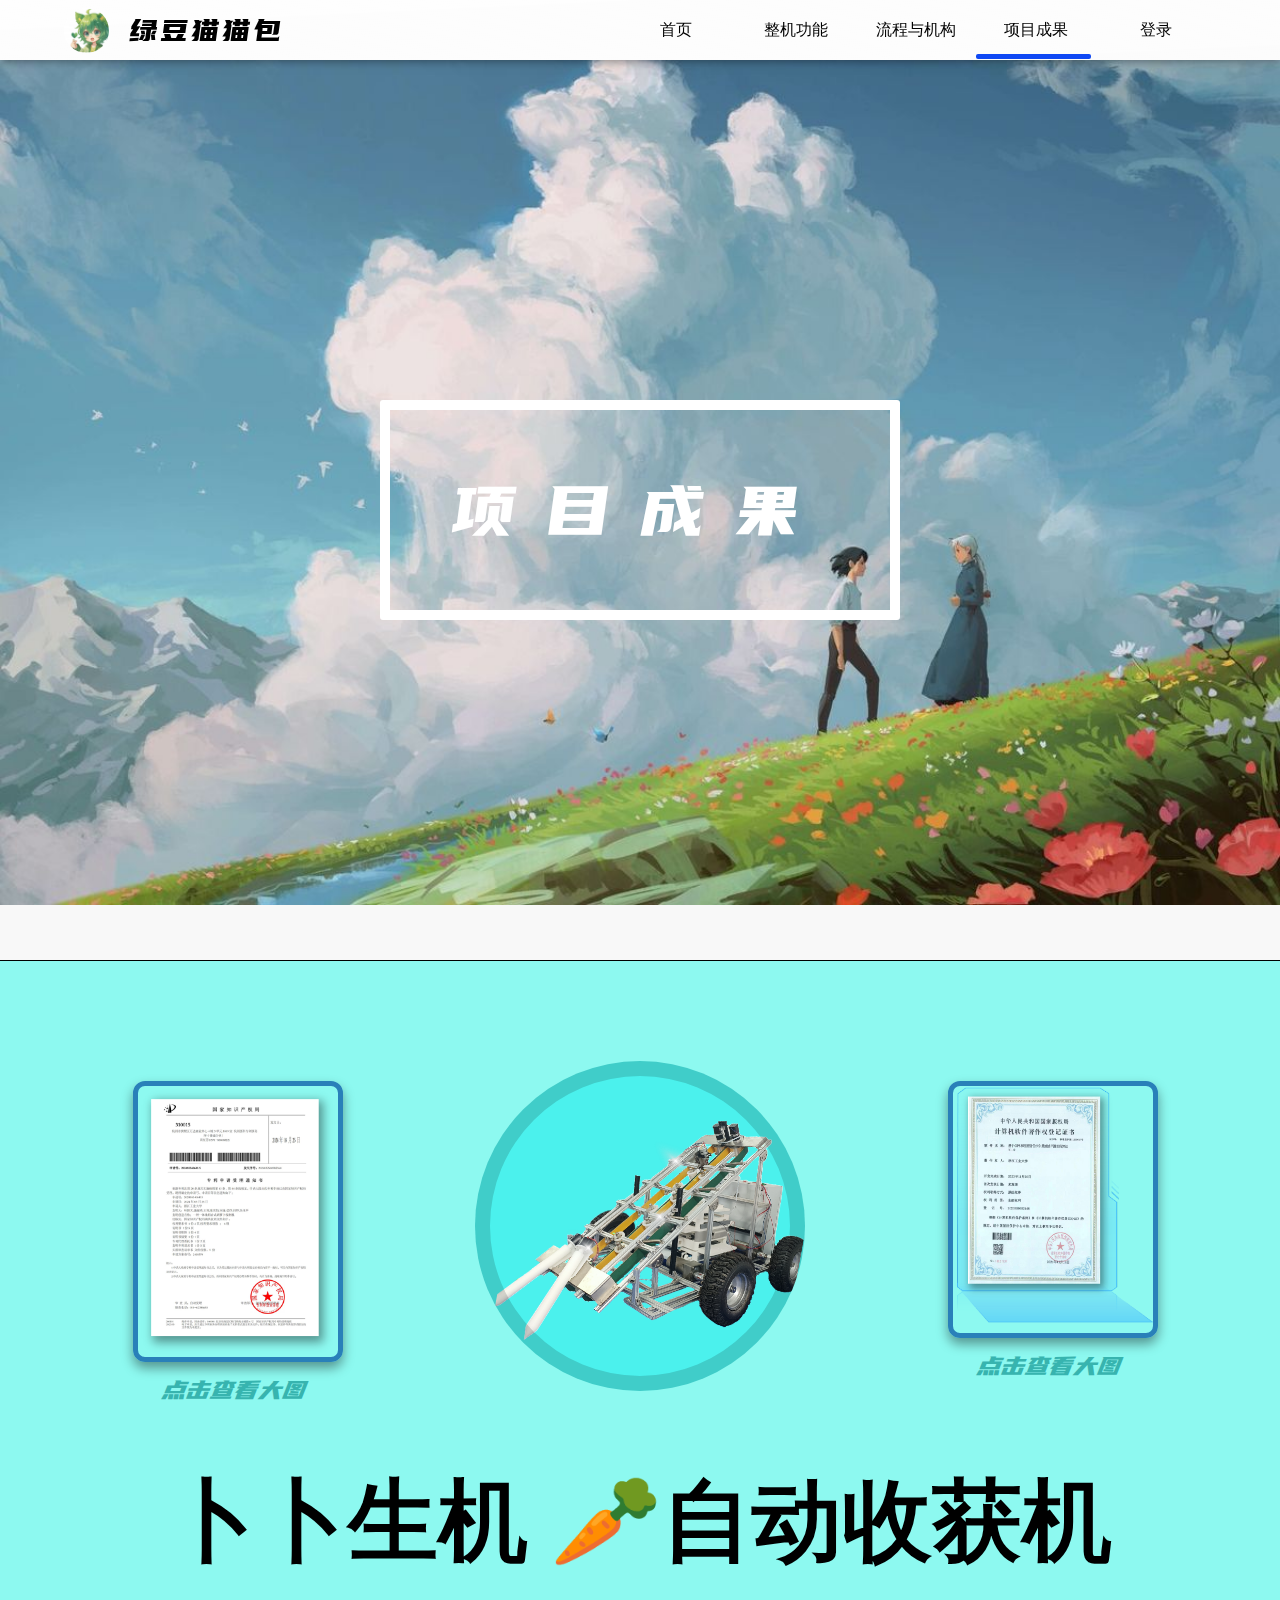
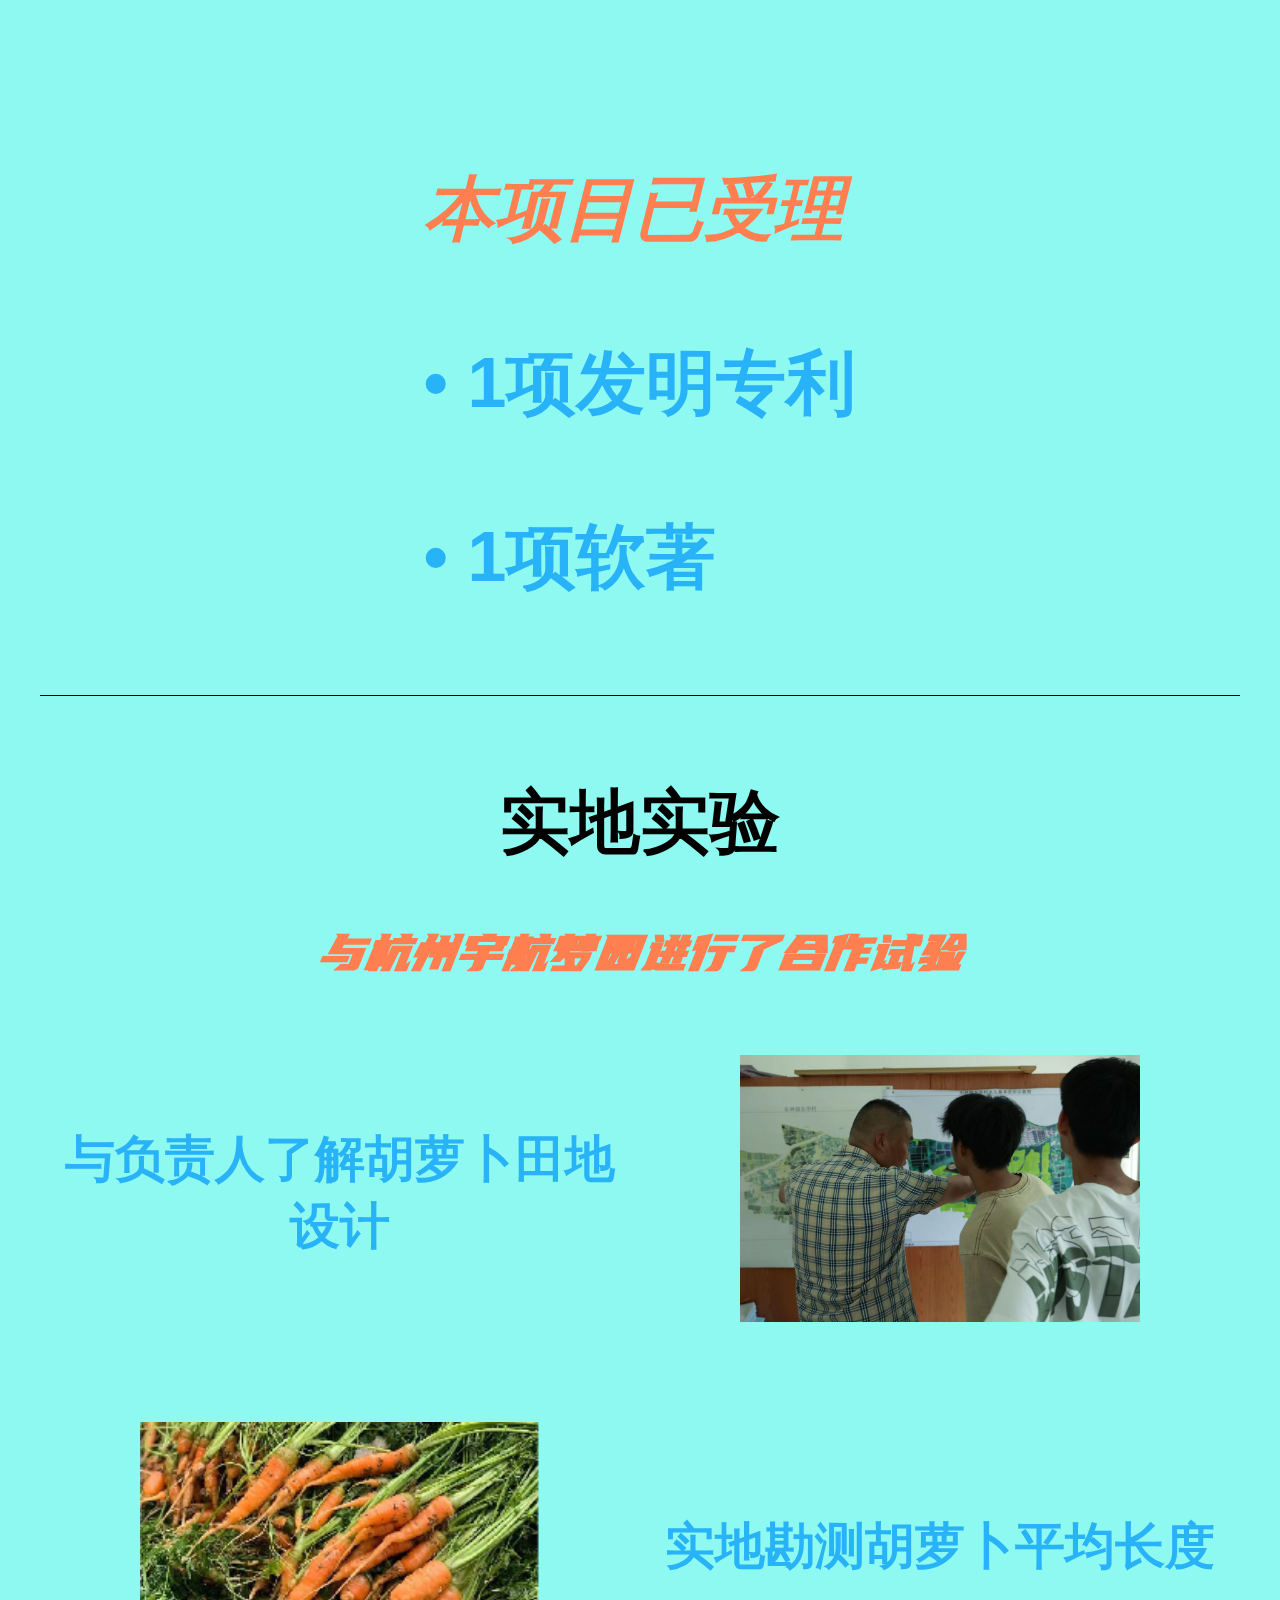
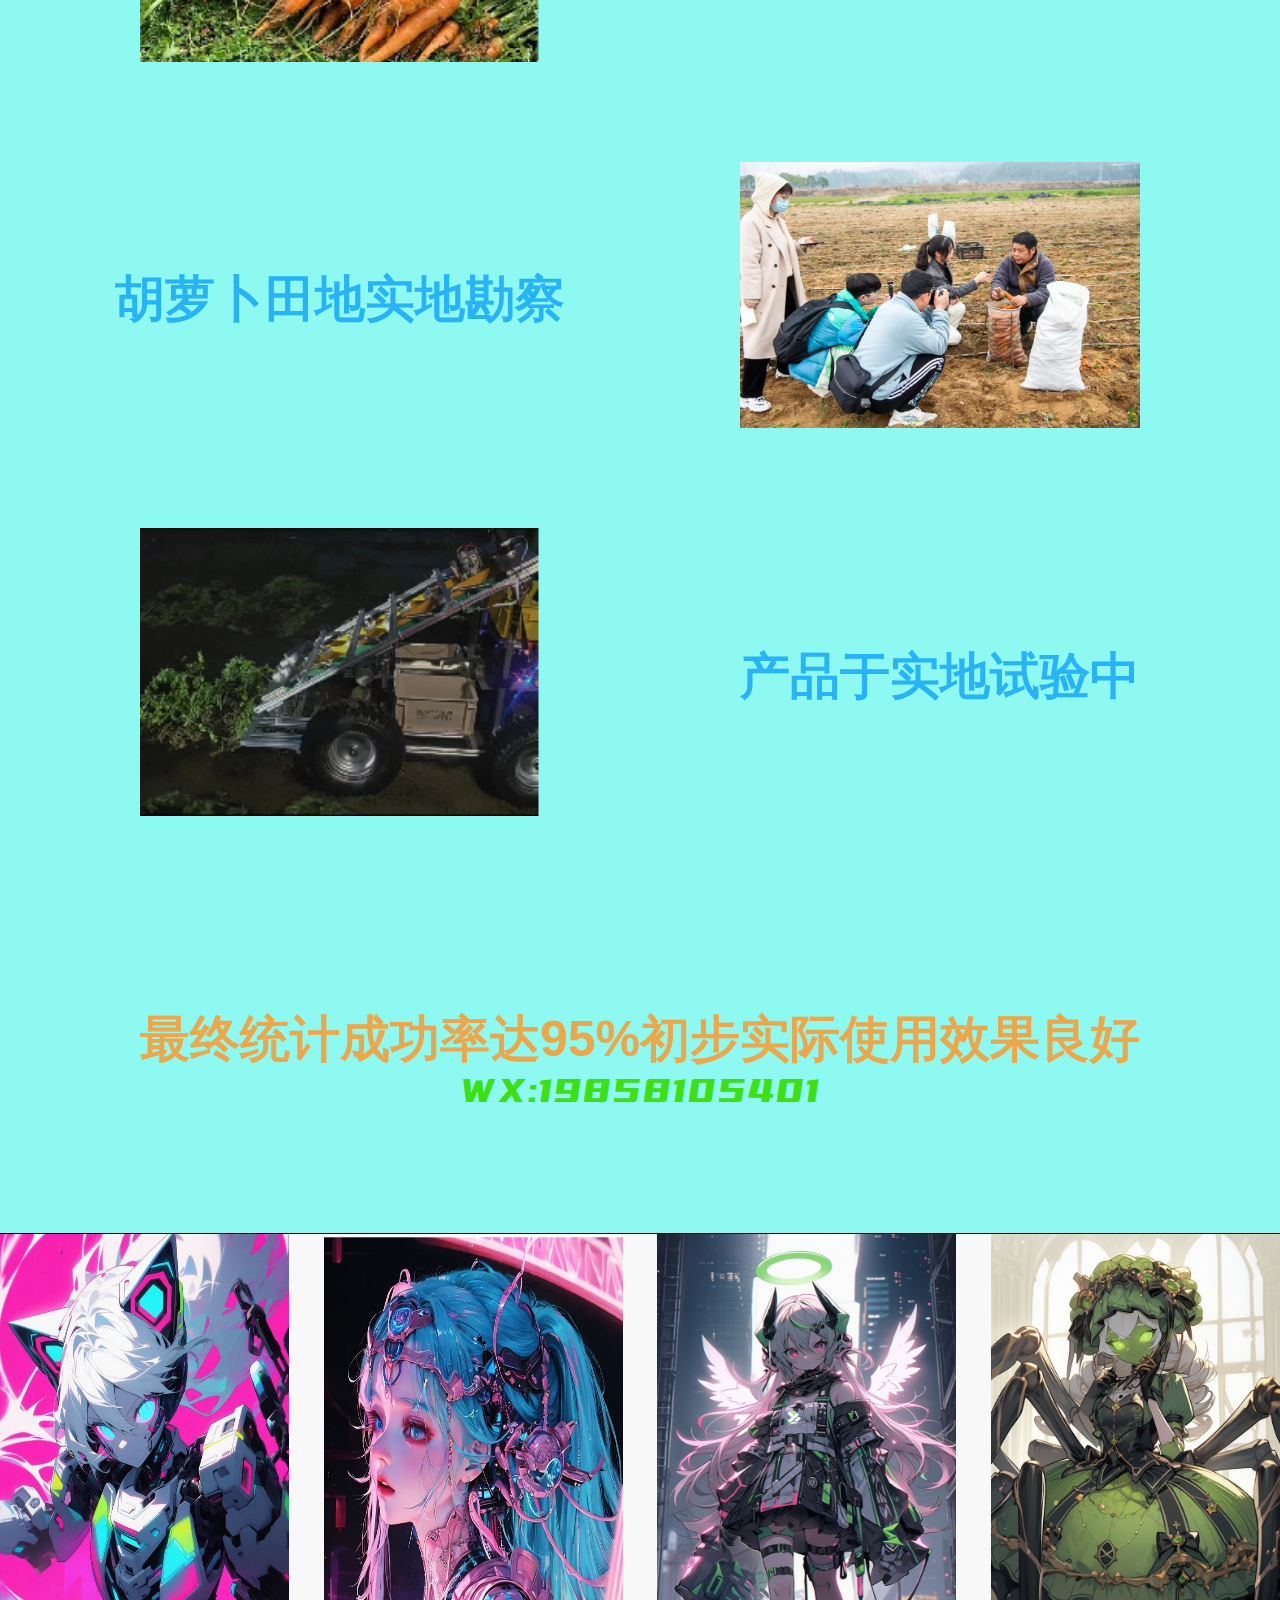
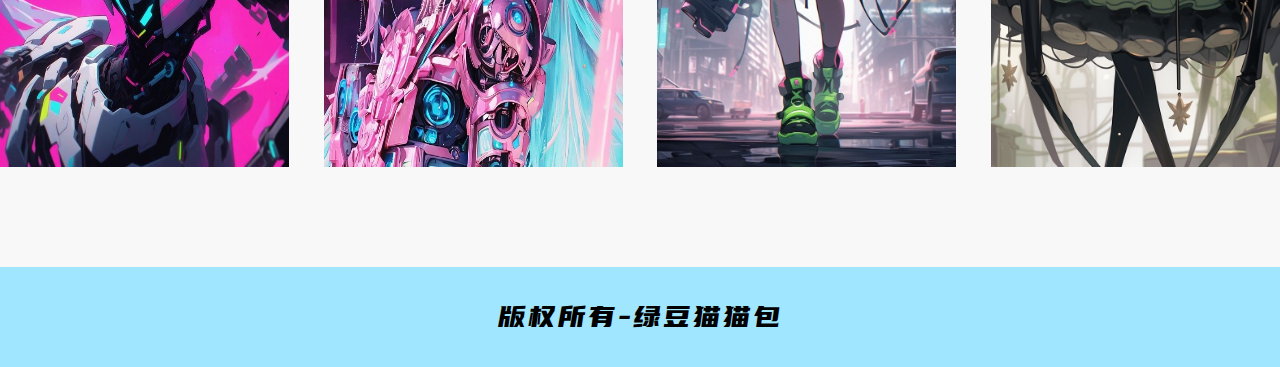
<file: Achievements.html>
<!DOCTYPE html>
<html lang="en">

<head>
    <meta charset="UTF-8">
    <meta http-equiv="X-UA-Compatible" content="IE=edge">
    <meta name="viewport" content="width=device-width, initial-scale=1.0">
    <title>项目成果</title>
    <link rel="stylesheet" href="./css/nav.css">
    <link rel="stylesheet" href="./css/all.css">
    <style>
        body .shell-main-nav ul .nav-box {
            left: 360px;
            background-color: #0f48f4;
        }

        * {
            margin: 0;
            padding: 0;
        }

        body {
            background-color: rgb(248, 248, 248);
            background-repeat: no-repeat;
            background-size: contain;
        }

        body .shell-main-nav {
            margin-bottom: 0;
        }

        .main {
            position: relative;
            display: flex;
            justify-content: center;
            align-items: center;
            flex-direction: column;
            max-width: 1430px;
            overflow-x: hidden;
            transform: translateY(0px);
            background-color: rgba(34, 249, 231, 0.5);
            transition: .3s;
            padding: 50px;
            border: 1px solid #000;
        }

        .img {
            position: relative;
            width: 100%;
            height: 100vh;
            overflow: hidden;
            background-image: url('./image/2.png');
            background-attachment: fixed;
            background-size: 100%;
            background-repeat: no-repeat;
        }

        .img::after {
            content: '项目成果';
            width: 500px;
            height: 200px;
            border-radius: 3px;
            position: absolute;
            left: 50%;
            top: 50%;
            transform: translate(-50%, -50%);
            border: #fff 10px solid;
            color: #fff;
            letter-spacing: 30px;
            font: 100 70px 'font';
            display: flex;
            align-items: center;
            justify-content: center;

        }

        /* -------------------------------------- */

        .section-top {
            width: 100%;
            height: 300px;
            display: flex;
            justify-content: space-evenly;
            margin-top: 50px;

        }

        .section-top-middle {
            width: 300px;
            height: 300px;
            border-radius: 50%;
            background-image: url('./image/555.png');
            background-size: cover;
            background-position-y: 10px;
            background-position-x: -0px;
            background-color: rgba(10, 234, 234, 0.5);
            margin: 0 50px;
            border: 15px solid rgba(0, 0, 0, 0.151);
        }

        .section-top-right {
            width: 200px;
            font-size: 22px;
            margin-top: 20px;
        }

        .section-top-left {
            width: 200px;
            font-size: 22px;
            margin-top: 20px;
        }

        .section-top-left img {
            height: auto;
            width: 100%;
            background-size: cover;
            border: 5px solid #2980b9;
            /* 蓝色实线边框 */
            border-radius: 12px;
            /* 圆角 */
            box-shadow: 0px 6px 12px rgba(0, 0, 0, 0.4);
            /* 阴影效果 */
        }

        .section-top-right img {
            height: auto;
            width: 100%;
            background-size: cover;
            border: 5px solid #2980b9;
            /* 蓝色实线边框 */
            border-radius: 12px;
            /* 圆角 */
            box-shadow: 0px 6px 12px rgba(0, 0, 0, 0.4);
            /* 阴影效果 */

        }

        /* 淡入动画 */
        @keyframes fadeIn {
            from {
                opacity: 0;
            }

            to {
                opacity: 1;
            }
        }

        /* 淡出动画 */
        @keyframes fadeOut {
            from {
                opacity: 1;
            }

            to {
                opacity: 0;
            }
        }

        /* 应用到弹出层 */
        /* 弹出层样式 */
        .modal {
            display: none;
            position: fixed;
            z-index: 1000;
            padding-top: 60px;
            left: 0;
            top: 0;
            width: 100%;
            height: 40%;
            overflow: auto;
            background-color: rgba(0, 0, 0, 0.8);
            opacity: 0;
            animation-duration: 0.5s;
            animation-fill-mode: forwards;
        }

        /* 默认隐藏状态 */
        .modal.hidden {
            animation-name: fadeOut;
        }

        /* 显示状态 */
        .modal.visible {
            display: block;
            animation-name: fadeIn;
        }

        /* 弹出层中显示的图片 */
        .modal-content {
            margin: auto;
            display: block;
            width: 80%;
            max-width: 700px;
        }

        /* 针对小屏幕设备 */
        @media screen and (max-width: 600px) {
            .modal-content {
                width: 90%;
                max-width: 500px;
            }

            /* 调整关闭按钮大小和位置 */
            .close {
                font-size: 30px;
                top: 10px;
                right: 20px;
            }
        }


        /* 关闭按钮 */
        .close {
            position: absolute;
            top: 15px;
            right: 35px;
            color: #f1f1f1;
            font-size: 40px;
            font-weight: bold;
            transition: 0.3s;
        }

        .close:hover,
        .close:focus {
            color: #bbb;
            text-decoration: none;
            cursor: pointer;
        }





        .section-top p {
            font-size: 26px;
            color: #22A39F;
            margin: 5px 0;
        }

        .section-middle,
        .section-bottom {
            display: flex;
            flex-direction: column;
            justify-content: center;
            align-items: center;
        }

        .section-bottom {
            position: relative;
        }

        .section-middle-box {
            width: 100%;
            display: flex;
            margin: 50px 0;
        }

        .section-middle-left {
            width: 600px;
            display: flex;
            flex-direction: column;
            justify-content: center;
        }

        .section-middle-left span {
            color: rgb(241, 167, 167);
            margin-top: 10px;
        }

        .section-middle-right {
            width: 600px;
            display: flex;
            justify-content: center;
        }

        .section-middle-right img {
            width: 400px;
        }

        .section-middle-left span {
            text-align: center;
            font-size: 50px;
        }

        .Skills {
            width: 100%;
            display: flex;
            flex-wrap: wrap;
            justify-content: space-evenly;
            margin: 40px 0;
        }

        .Skills li {
            width: 50%;
            display: flex;
            justify-content: space-evenly;
            margin: 20px 0;
            height: 50px;
            cursor: pointer;
        }

        .Skills li span,
        .Skills li p {
            text-align: center;
            font-size: 20px;
            display: block;
            width: 50%;
            transition: .2s;
            letter-spacing: 0px;
        }

        .Skills li p {
            color: #22A39F;
        }

        .Skills li:hover p {
            letter-spacing: 5px;
        }

        .Achievement {
            margin-top: 40px;
            width: 100%;
            display: flex;
            justify-content: space-between;
        }

        .Achievement-left {
            display: flex;
            flex-direction: column;
            width: 300px;
        }

        .Achievement-left h2 {
            font-size: 18px;
            margin-bottom: 20px;
        }

        .Achievement-left span {
            font-size: 10px;
        }

        .Achievement-right {
            display: flex;
            justify-content: space-evenly;
            flex-wrap: wrap;
            width: 450px;
        }

        .Achievement-right img {
            width: 200px;
            margin-left: 20px;
            margin-bottom: 20px;
            transition: .3s;
        }

        .Achievement-right img:hover {
            transform: scale(1.1);
        }

        article {
            display: flex;
            justify-content: center;
        }

        aside {
            width: 100%;
            position: relative;
            left: 50%;
            transform: translate(-50%);
            display: flex;
            flex-direction: column;
            align-items: center;
            background-color: rgb(240, 240, 224);
            padding: 50px 0;
        }

        .bottom {
            width: 1300px;

            display: flex;
            justify-content: space-between;
            position: relative;
        }

        .bottom::after {
            content: 'WX:19858105401';
            position: absolute;
            top: -170px;
            width: 100%;
            text-align: center;
            font: 300 40px 'font';
            color: rgb(60, 224, 19);
        }

        .bottom img {
            width: 23%;
            height: auto;
        }

        .section-middle span {
            font-family: 'Microsoft YaHei', sans-serif;
            /* 设置类似图片的字体 */
            color: #28b2f7;
            /* 设置文本颜色 */
            font-weight: bold;
            /* 加粗字体 */
            padding: 20px;
            /* 添加一些内边距 */

        }


            /* 新添加的文本样式 */
    .click-to-watch {
        font-family: 'font';
        text-align: center;
        font-size: 18px;
        /* 设置文字大小 */
        color: #555;
        /* 设置文字颜色 */
        margin-top: 10px;
        /* 设置与上方内容的间距 */
        font-style: italic;
        /* 设置斜体以区分其他文本 */
        opacity: 0.8;
        /* 设置初始透明度，使其稍微淡出 */
        transition: opacity 0.5s ease-in-out, color 0.5s ease-in-out;
        /* 增加渐变效果 */
    }

    .click-to-watch:hover {
        opacity: 1;
        /* 鼠标悬停时，使文字完全不透明 */
        color: #000;
        /* 鼠标悬停时，文字颜色加深 */
        cursor: pointer;
        /* 鼠标悬停时，显示手型光标 */
    }
    </style>
</head>

<body>
    <div class="shell">
        <div class="shell-main">
            <div class="shell-main-nav">
                <div class="logo">
                    <img src="./image/logo.jpg" alt="">
                    <span style="font: 44 31px 'font';letter-spacing: 2px;">绿豆猫猫包</span>
                </div>
                <ul>
                    <li><a href="./index.html">首页</a></li>
                    <li><a href="./Functions.html">整机功能</a></li>
                    <li><a href="./Workflow.html">流程与机构</a></li>
                    <li><a href="./Achievements.html">项目成果</a></li>
                    <li><a href="./Login.html">登录</a></li>
                    <div class="nav-box"></div>
                </ul>
            </div>
            <div class="img"></div>
            <div class="main">
                <section>
                    <div class="section-top">
                        <div class="section-top-left">
                            <img src="./img2/hhh.png">
                            <p class="click-to-watch">点击查看大图</p>
                        </div>
                        <div class="section-top-middle">
                        </div>
                        <div class="section-top-right">
                            <img src="./img2/xxx.png">
                            <p class="click-to-watch">点击查看大图</p>
                        </div>
                        <!-- 弹出层 -->
                        <div id="imageModal" class="modal">
                            <span class="close">&times;</span>
                            <img class="modal-content" id="imgModalContent">
                        </div>
                    </div>
                    <div class="section-middle">
                        <h2 style="font-size: 90px; margin-top: 100px;">卜卜生机 🥕自动收获机</h2>
                        <span style="font-size: 70px;"> <br><br>
                            <h2 style="color: coral;font-size: 70px;font-style: italic;">本项目已受理</h2><br>
                            &#8226; 1项发明专利<br><br>
                            &#8226; 1项软著
                        </span>


                        <div class="section-middle-box" style="border-bottom:solid 1px #000; padding-bottom: 20px;">
                        </div>

                        <h2 style="font-size: 70px; margin: 30px 0;">实地实验</h2>
                        <span
                            style="font-size: 50px;font-style: italic;font-family:'font' ;color: coral;">与杭州宇航梦园进行了合作试验</span>

                        <div class="section-middle-box">
                            <div class="section-middle-left">
                                <span>与负责人了解胡萝卜田地设计</span>
                            </div>
                            <div class="section-middle-right">
                                <img src="./image/aaa.png" alt="">
                            </div>
                        </div>

                        <div class="section-middle-box">
                            <div class="section-middle-right">
                                <img src="./image/bbb.png" alt="">
                            </div>
                            <div class="section-middle-left">
                                <span>实地勘测胡萝卜平均长度</span>
                            </div>

                        </div>


                        <div class="section-middle-box">
                            <div class="section-middle-left">
                                <span>胡萝卜田地实地勘察</span>
                            </div>
                            <div class="section-middle-right">
                                <img src="./image/ccc.png" alt="">
                            </div>
                        </div>

                        <div class="section-middle-box">
                            <div class="section-middle-right">
                                <img src="./image/ddd.png" alt="">
                            </div>
                            <div class="section-middle-left">
                                <span>产品于实地试验中</span>
                            </div>

                        </div>


                        <h2 style="font-size: 30px; margin: 30px 0;"></h2>

                        <div class="section-middle-box" style="padding-bottom: 40px;">
                            <div class="section-middle-left" style="width: 100%;">
                                <span style="color: rgb(237, 166, 73);">最终统计成功率达95%初步实际使用效果良好
                                </span>
                            </div>
                        </div>
                    </div>

                </section>
                <article>
                    <div class="section-bottom">

                    </div>
                </article>
            </div>
            <div class="bottom">
                <img src="./image/b1.jpg" alt="">
                <img src="./image/b2.jpg" alt="">
                <img src="./image/b3.jpg" alt="">
                <img src="./image/b4.jpg" alt="">
            </div>
            <div class="shell-main-footer">
                <span>版权所有-绿豆猫猫包</span>
            </div>
        </div>

    </div>
    <script src="https://ajax.aspnetcdn.com/ajax/jquery/jquery-3.5.1.min.js"></script>
    <script>
        window.addEventListener('scroll', function () {
            let top = window.scrollY
            console.log(top)
            if (top > 200) {
                $('.main').css('transform', 'translateY(-300px)')
            } else {
                $('.main').css('transform', 'translateY(0%)')
            }
            // if (top > 650) {

            // } else {

            // }
        })

        // 获取弹出层元素
        var modal = document.getElementById("imageModal");

        // 获取弹出层中的图片元素
        var modalImg = document.getElementById("imgModalContent");

        // 获取所有的图片元素，并为每个图片添加点击事件
        var imgs = document.querySelectorAll('.section-top-left img, .section-top-right img');

        imgs.forEach(function (img) {
            img.onclick = function () {
                // 显示弹出层并播放淡入动画
                modal.classList.remove("hidden");
                modal.classList.add("visible");
                modal.style.display = "block"; // 确保每次点击都显示弹出层
                modalImg.src = this.src; // 将点击的图片路径赋值给弹出层中的图片
            }
        });

        // 获取关闭按钮元素
        var span = document.getElementsByClassName("close")[0];

        // 当用户点击关闭按钮时，隐藏弹出层
        span.onclick = function () {
            modal.classList.remove("visible");
            modal.classList.add("hidden");

            // 延迟设置display: none 以便动画效果完成
            setTimeout(function () {
                modal.style.display = "none";

                // 重置CSS类，准备下一次点击使用
                modal.classList.remove("hidden");
                modal.classList.remove("visible");
            }, 500); // 500ms与CSS中的animation-duration一致
        }




    </script>
</body>

</html>
</file>
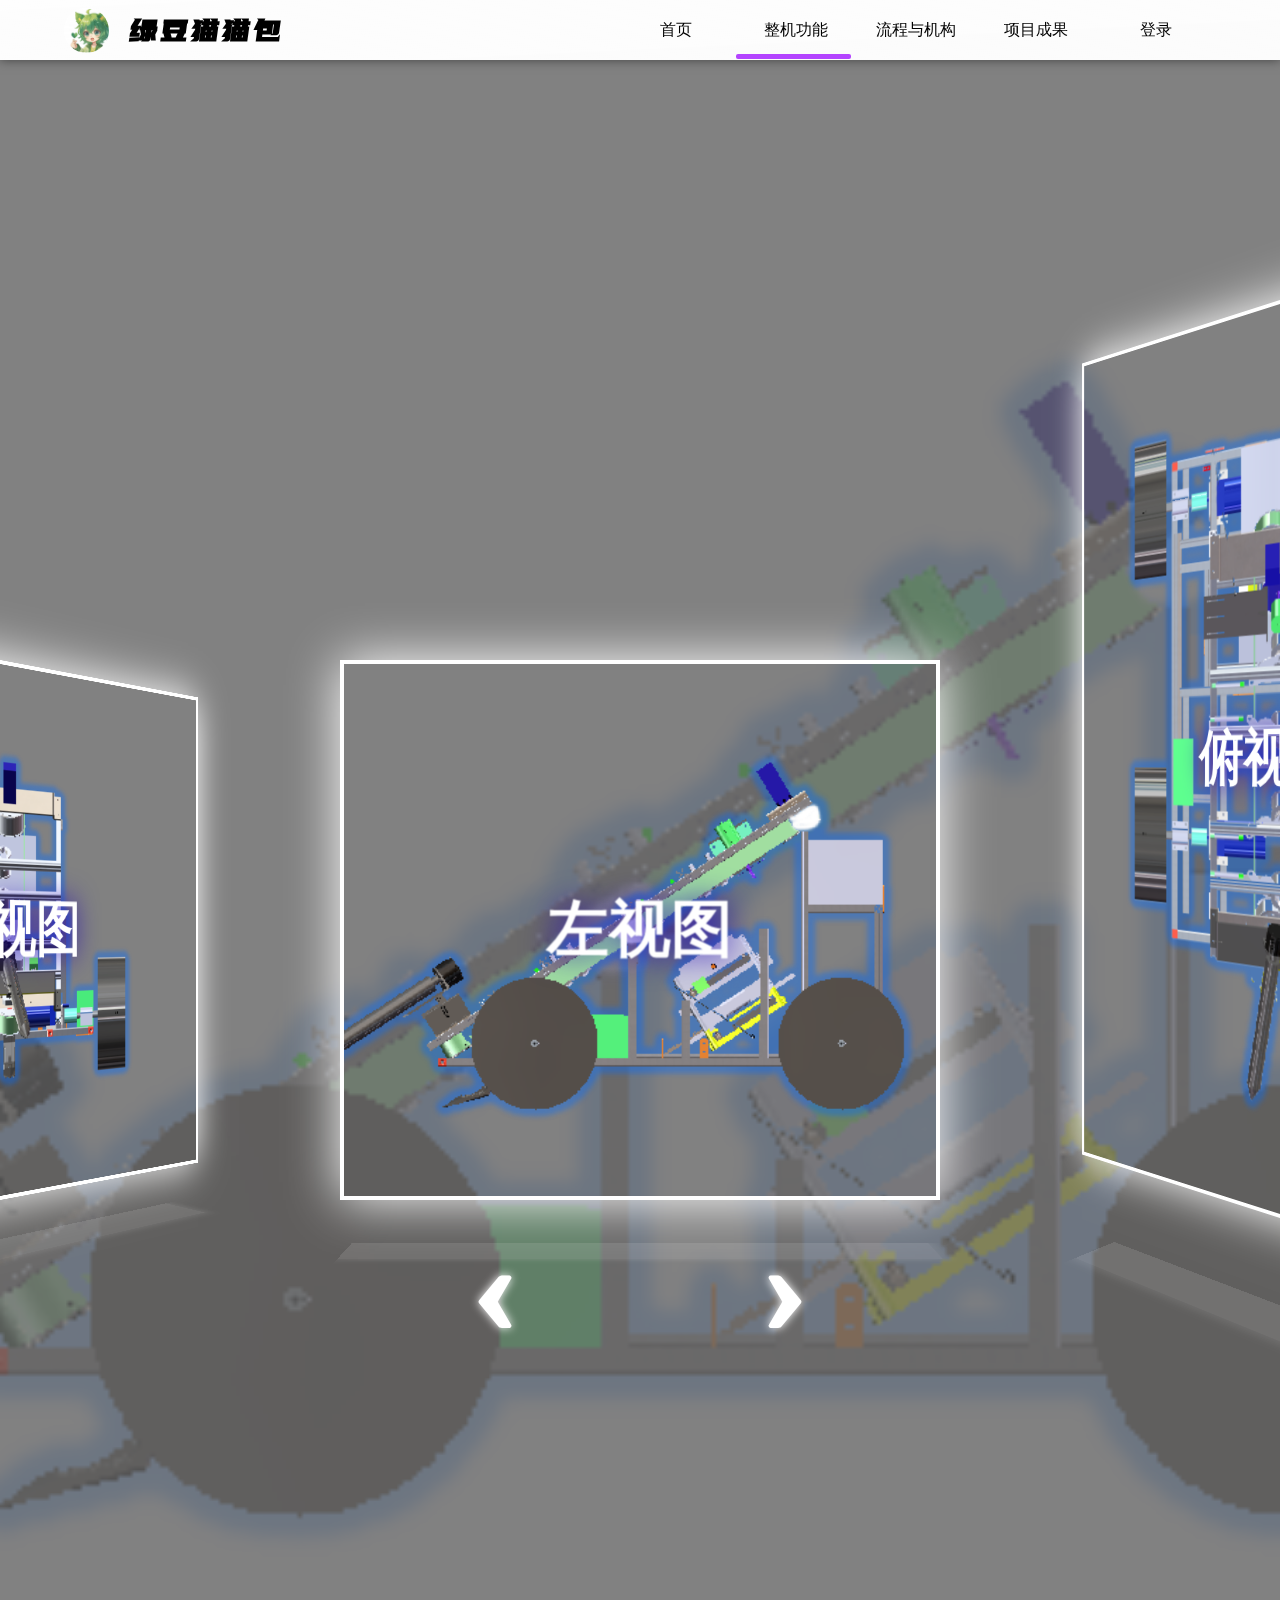
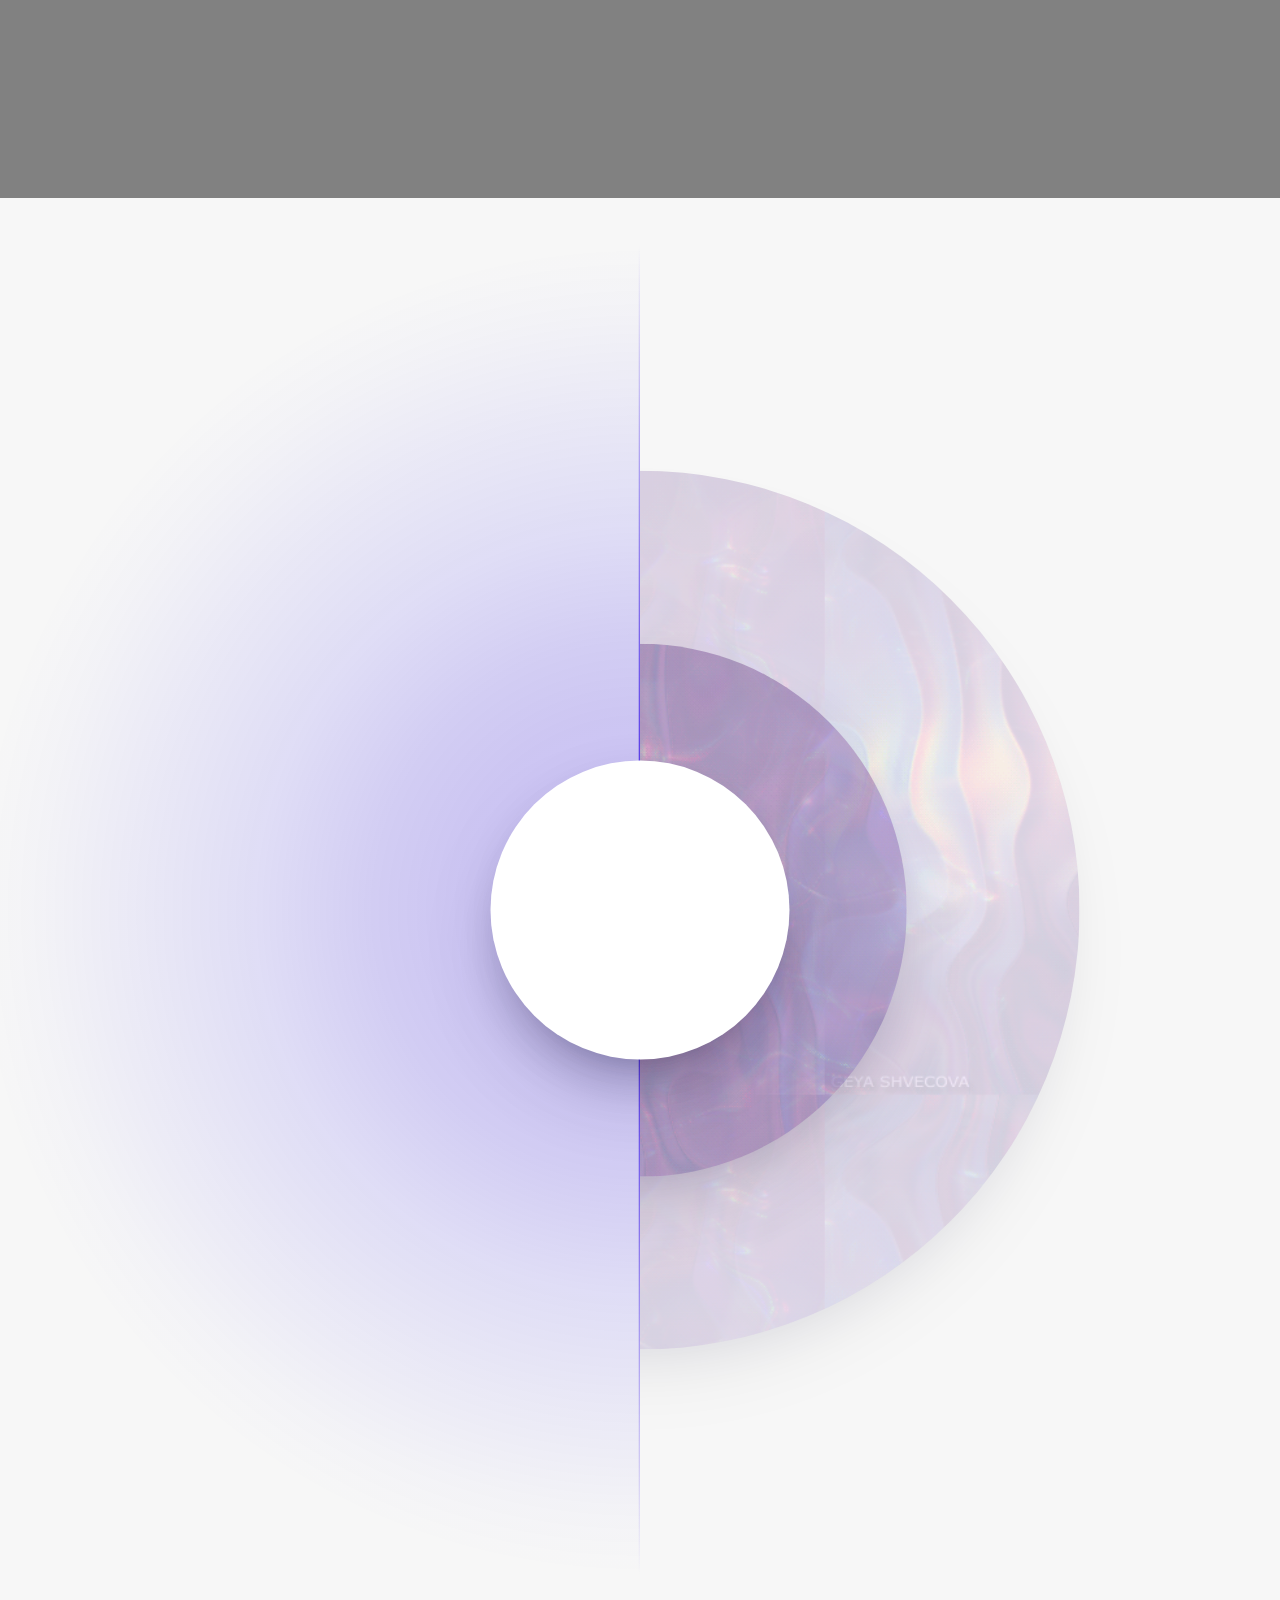
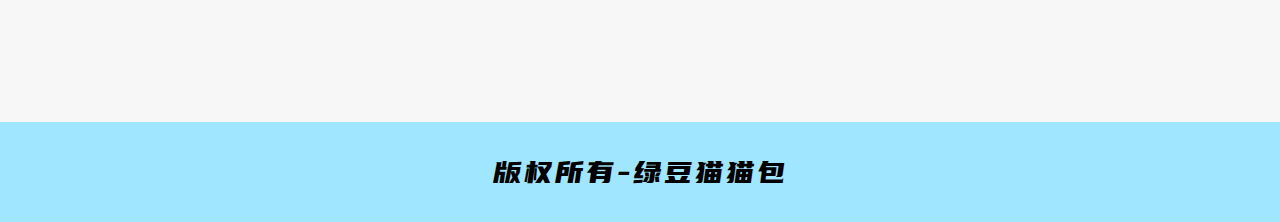
<file: Functions.html>
<!DOCTYPE html>
<html lang="en">

<head>
    <meta charset="UTF-8">
    <meta name="viewport" content="width=device-width, initial-scale=1.0">
    <title>整机功能</title>
    <link rel="stylesheet" href="./css/all.css">
    <link rel="stylesheet" href="https://static.fontawesome.com/css/fontawesome-app.css">
    <!-- 引入字体图标 -->
    <link rel="stylesheet" href="./font/iconfont.css">
    <!-- 引入字体 -->
    <link rel="stylesheet" href="https://fonts.googleapis.com/css?family=Source+Sans+Pro:300,400&amp;display=swap">
    <style>
@charset "UTF-8";

@font-face {
  font-family: 'font';
  src: url("../font/优设标题黑_猫啃网.ttf");
}



        /* 定义全局变量 */
        :root {
            --rotate-speed: 40;
            --count: 8;
            --easing: cubic-bezier(0.000, 0.37, 1.000, 0.63);
        }


        * {
            box-sizing: border-box;
            padding: 0;
            margin: 0;
            font-family: "Source Sans Pro", sans-serif;
            list-style: none;
            outline: none;
            text-decoration: none;
        }

        body {
            display: flex;
            justify-content: center;
            background-size: cover;
            overflow-x: hidden;
            height: auto;
        }

        .shell {
            position: relative;
            display: flex;
            flex-direction: column;
            align-items: center;
            width: 100%;
            height: auto;
            box-sizing: border-box;

        }

        body .shell-main-nav {
            width: 100%;
            height: 60px;
            position: sticky;
            z-index: 999;
            top: 0;
            box-shadow: 0 0 10px rgba(0, 0, 0, 0.5);
            margin-bottom: 0px;
            background: linear-gradient(to right bottom, rgba(255, 255, 255, 0.8), rgba(255, 255, 255, 0.7), rgba(255, 255, 255, 0.6));
            backdrop-filter: blur(13px);
        }

        body .shell-main-nav .logo {
            width: 220px;
            height: 100%;
            position: absolute;
            left: 5%;
            justify-content: space-between;
            display: flex;
            align-items: center;
        }

        body .shell-main-nav .logo img {
            width: 45px;
            height: 45px;
            border-radius: 50%;
        }

        body .shell-main-nav .logo span {
            font: 44 31px 'font';
            letter-spacing: 2px;
        }

        body .shell-main-nav ul {
            width: 600px;
            height: 100%;
            display: flex;
            justify-content: space-evenly;
            align-items: center;
            position: absolute;
            right: 5%;
        }

        body .shell-main-nav ul .nav-box {
            position: absolute;
            bottom: 1px;
            width: 115px;
            height: 5px;
            border-radius: 2px;
            background-color: #b444ff;
            z-index: -999;
            transition: .5s;
        }

        body .shell-main-nav ul li {
            width: 150px;
            text-align: center;
        }

        body .shell-main-nav ul li a {
            color: #000;
            display: block;
            width: 100%;
            height: 100%;
            line-height: 60px;
            text-align: center;
        }

        body .shell-main-nav ul li:nth-child(1):hover~.nav-box {
            left: 0px;
        }

        body .shell-main-nav ul li:nth-child(2):hover~.nav-box {
            left: 120px;
            background-color: red;
        }

        body .shell-main-nav ul li:nth-child(3):hover~.nav-box {
            left: 240px;
            background-color: #8da1f8;
        }

        body .shell-main-nav ul li:nth-child(4):hover~.nav-box {
            left: 360px;
            background-color: #ffb1b1;
        }

        body .shell-main-nav ul li:nth-child(5):hover~.nav-box {
            left: 480px;
            background-color: #7df88e;
        }


        /* media */
        @media (max-width:768px) {
            body .shell-main-nav ul {
                transform: scale(.7);
                right: -60px;
                top: 2px;
            }
        }

        @media (max-width:600px) {
            body .shell-main-nav .logo {
                display: none;
            }

            body .shell-main-nav ul {
                transform: scale(.6);
                right: -130px;
            }
        }

        body .shell-main-nav ul .nav-box {
            left: 120px;
        }

        body .shell-main-footer {
            width: 100%;
            position: relative;
            height: 100px;
            transform: translateY(100px);
            display: flex;
            justify-content: center;
            align-items: center;
            background-color: #a1e6ff;
        }

        body .shell-main-footer span {
            letter-spacing: 2px;
            text-align: center;
            font: 44 31px 'font';
        }

        .button {
            display: flex;
            justify-content: space-between;
            align-items: center;
            width: 350px;
            position: absolute;
            left: 50%;
            transform: translateX(-50%);
            bottom: 1990px;
        }

        .prev,
        .next {
            transition: transform 0.25s ease;
            z-index: 99999;
            bottom: 5px;
        }

        .prev i,
        .next i {
            font-size: 60px;
            color: #fff;
            cursor: pointer;
            text-shadow: 0 0 10px #ffffff;
        }

        .shell_body {
            width: 100%;
            padding: 600px 0 220px 0;
            transition: background-image .7s ease-in-out;
            background-size: cover;
            background-position: center;
            background-repeat: no-repeat;
            box-shadow: inset 0 0 0 1000px rgba(99, 99, 99, 0.8);
            /* 前景阴影 */
            transition: box-shadow 1s ease-in-out;
        }

        .shell_slider {
            position: relative;
            transition: transform 1s ease-in-out;
            background: transparent;
        }

        .item {
            position: relative;
            float: left;
            margin: 0 20px;
        }

        .frame {
            position: relative;
            width: 100%;
            height: 100%;
            transition: transform 1s ease-in-out;
            transform-style: preserve-3d;
        }

        .frame:after {
            content: "";
            position: absolute;
            bottom: -16%;
            width: 100%;
            height: 60px;
            background: #ffffff1c;
            box-shadow: 0px 0px 15px 5px #ffffff1c;
            transform: rotateX(90deg) translate3d(0px, -20px, 0px);
        }

        .box {
            display: flex;
            flex-direction: column;
            justify-content: center;
            align-items: center;
            position: absolute;
            width: 100%;
            height: 100%;
            border: 4px solid #fff;
            perspective: 1000px;
            transform-style: preserve-3d;
        }

        .box h1,
        .box span {
            color: #fff;
            transform: translateZ(20px);
        }

        .box h1 {
            text-shadow: 0 0 30px #1f05b4;
            font-size: 60px;
        }

        .box span {
            position: absolute;
            bottom: 20px;
            padding: 0 25px;
            text-shadow: 0 0 10px #1f05b4;
            font-size: 23px;
        }

        .front,
        .left,
        .right {
            box-shadow: 0 0 50px #ffffff;
            background-size: cover;
        }

        .right,
        .left {
            top: 0;
            width: 60px;
            backface-visibility: hidden;
        }

        .left {
            left: 0;
            border-left-width: 5px;
            transform: translate3d(1px, 0, -60px) rotateY(-90deg);
            transform-origin: 0%;
        }

        .right {
            right: 0;
            border-right-width: 5px;
            transform: translate3d(-1px, 0, -60px) rotateY(90deg);
            transform-origin: 100%;
        }

        /* 设置容器样式 */
        .void {
            width: 100%;
            max-width: 1024px;
            margin-top: 200px;
            margin-bottom: 200px;
            position: relative;
            aspect-ratio: 1 / 1;
            transform: scale(1.3);
            /* 将 void 区域放大 1.5 倍 */
            transform-origin: center;
            /* 保持缩放从中心开始 */
        }

        /* 鼠标悬停时暂停动画 */
        .card-list:hover * {
            animation-play-state: paused;
        }

        /* 设置列表样式 */
        .card-list {
            list-style-type: none;
            margin: 0;
            padding: 0;
            position: relative;
            width: 100%;
            aspect-ratio: 1 / 1;
            z-index: 1;
        }

        .card-list li {
            position: absolute;
            top: 50%;
            transform: translateY(-50%);
            width: 100%;
            transform: scale(2);
            z-index: 1;
            /* 设置默认的z-index */
            animation: rotateCW calc(var(--rotate-speed) * 1s) var(--easing) infinite;
        }

        .card-list li .card {
            opacity: 1;
            /* 初始状态，卡片内容可见 */
            transition: opacity 0.3s;
            /* 添加过渡效果 */
        }

        .card-list li:hover {
            z-index: 10;
            /* 鼠标悬停时提升z-index，使当前卡片在最前 */
        }

        .card-list li:not(:hover) .card {
            opacity: 0.3;
            /* 当没有鼠标悬停时，降低其他卡片内容的透明度 */
        }

        .card-list li:hover .card {
            opacity: 1;
            /* 鼠标悬停时，使当前卡片内容完全显示 */
        }

        .card-list .card:hover {
            padding: 7px;
            margin: 0px;
            transition: .3s;
        }

        .card-list .card:hover h2 {
            letter-spacing: 3px;
            transition: .3s;
        }

        .card-list li h2 {
            margin: 30px 0 10px 0;
            font-size: 24px;
            transition: .3s;
            color: black;
            text-align: center;
            letter-spacing: 0;
        }



        /* 设置卡片样式 */
        .card {
            width: 200px;
            height: 200px;
            border-radius: 50%;
            border: 12px solid rgba(0, 0, 0, 0.2);
            display: flex;
            padding: 10px;
            flex-direction: column;
            gap: 8px;
            transition: .3s;
            margin-bottom: 100px;
            background: #FFFFFF;
            box-shadow: 0px 4px 12px rgba(70, 0, 255, 0.1), 0px 16px 32px rgba(165, 135, 255, 0.1);
            animation: rotateCCW calc(var(--rotate-speed) * 1s) var(--easing) infinite;
        }

        .card span {
            font-size: 10px;
            color: #525252;
        }

        /* 设置图片样式 */
        .card img {
            width: 100%;
            border-radius: 50%;
        }

        /* 设置模型名称样式 */
        .model-name {
            font-weight: 500;
            font-size: 18px;
            line-height: 150%;
            color: #3B2ED0;
            display: block;
        }



        /* 设置SVG样式 */
        svg {
            position: absolute;
            top: 0;
            left: 0;
            z-index: 0;
        }

        /* 设置不同列表项的动画延迟 */
        .card-list li:nth-child(2),
        .card-list li:nth-child(2) .card {
            animation-delay: calc((var(--rotate-speed)/var(--count)) * -1s);
        }

        .card-list li:nth-child(3),
        .card-list li:nth-child(3) .card {
            animation-delay: calc((var(--rotate-speed)/var(--count)) * -2s);
        }

        .card-list li:nth-child(4),
        .card-list li:nth-child(4) .card {
            animation-delay: calc((var(--rotate-speed)/var(--count)) * -3s);
        }

        .card-list li:nth-child(5),
        .card-list li:nth-child(5) .card {
            animation-delay: calc((var(--rotate-speed)/var(--count)) * -4s);
        }

        .card-list li:nth-child(6),
        .card-list li:nth-child(6) .card {
            animation-delay: calc((var(--rotate-speed)/var(--count)) * -5s);
        }

        /* 定义顺时针旋转动画 */
        @keyframes rotateCW {
            from {
                transform: translate3d(0px, -50%, -1px) rotate(-45deg);
            }

            to {
                transform: translate3d(0px, -50%, 0px) rotate(-315deg);
            }
        }

        /* 定义逆时针旋转动画 */
        @keyframes rotateCCW {
            from {
                transform: rotate(45deg);
            }

            to {
                transform: rotate(315deg);
            }
        }

        /* 设置中心圆样式 */
        .center-circle {
            position: absolute;
            width: 230px;
            aspect-ratio: 1 / 1;
            left: 50%;
            top: 50%;
            transform: translate(-50%, -50%);
            background: #FFFFFF;
            box-shadow: 0px 18px 36px -18px rgba(12, 5, 46, 0.3),
                0px 30px 60px -12px rgba(12, 5, 46, 0.25);
            border-radius: 50%;
            background-size: cover;
            background-position: -35px 0;
        }

        /* 设置第二个圆样式 */
        .second-circle {
            position: absolute;
            width: 40%;
            aspect-ratio: 1 / 1;
            left: 50%;
            top: 50%;
            transform: translate(-50%, -50%);
            background: #F5F4FE;
            opacity: 0.5;
            box-shadow: 0px 18px 36px -18px rgba(12, 5, 46, 0.3),
                0px 30px 60px -12px rgba(12, 5, 46, 0.25);
            border-radius: 50%;
            background-image: url(./03.gif);
        }

        /* 设置最后一个圆样式 */
        .last-circle {
            position: absolute;
            width: 66%;
            aspect-ratio: 1 / 1;
            left: 50%;
            top: 50%;
            transform: translate(-50%, -50%);
            background: #F5F4FE;
            opacity: 0.25;
            box-shadow: 0px 18px 36px -18px rgba(12, 5, 46, 0.3), 0px 30px 60px -12px rgba(12, 5, 46, 0.25);
            border-radius: 50%;
            background-image: url(./03.gif);
        }


        /* 设置裁剪样式 */
        .crop {
            -webkit-mask-image: linear-gradient(90deg, rgba(0, 0, 0, 0), rgba(0, 0, 0, 0) 50%,
                    rgba(0, 0, 0, 1) 50%, rgba(0, 0, 0, 1));
        }


        /* 设置遮罩样式 */
        .mask {
            position: absolute;
            top: 0;
            left: 0;
            bottom: 0;
            width: 50%;
            background-position: 100% 50%;
            background-repeat: no-repeat;
            background-image: radial-gradient(100% 50% at 100% 50%, rgba(60, 26, 229, 0.25) 0%,
                    rgba(59, 26, 229, 0.241896) 20%,
                    rgba(53, 26, 229, 0.1872) 40%,
                    rgba(41, 23, 240, 0.104) 60%,
                    rgba(34, 26, 229, 0.0184296) 90%, rgba(32, 26, 229, 0) 100%);
        }

        /* 设置遮罩样式后的效果 */
        .mask:after {
            content: "";
            position: absolute;
            width: 1px;
            height: 100%;
            right: 0;
            display: block;
            background-image: linear-gradient(180deg, rgba(60, 26, 229, 0) 0%, #3C1AE5 50%,
                    rgba(60, 26, 229, 0) 100%);
        }
    </style>
</head>

<body>
    <div class="shell">
        <div class="shell-main-nav">
            <div class="logo">
                <img src="./image/logo.jpg" alt="">
                <span style="font-weight: bold;">绿豆猫猫包</span>
            </div>
            <ul>
                <li><a href="./index.html">首页</a></li>
                <li><a href="./Functions.html">整机功能</a></li>
                <li><a href="./Workflow.html">流程与机构</a></li>
                <li><a href="./Achievements.html">项目成果</a></li>
                <li><a href="./Login.html">登录</a></li>
                <div class="nav-box"></div>
            </ul>
        </div>
        <div class="shell_body">
            <div class="button">
                <div class="prev"><i class="iconfont icon-backward_filled"></i></div>
                <div class="next"><i class="iconfont icon-forward_filled"></i></div>
            </div>
            <div class="shell_slider">
                <div class="item">
                    <div class="frame">
                        <div class="box front ">
                            <h1>产品参数</h1>
                            <h1>长 1.2m</h1>
                            <h1>宽 1m</h1>
                            <h1>高 0.9m</h1>
                        </div>
                        <div class="box left"></div>
                        <div class="box right"></div>
                    </div>
                </div>
                <div class="item">
                    <div class="frame">
                        <div class="box front">
                            <h1>等轴侧图</h1>

                        </div>
                        <div class="box left"></div>
                        <div class="box right"></div>
                    </div>
                </div>
                <div class="item">
                    <div class="frame">
                        <div class="box front">
                            <h1>正视图</h1>
                        </div>
                        <div class="box left"></div>
                        <div class="box right"></div>
                    </div>
                </div>
                <div class="item">
                    <div class="frame">
                        <div class="box front">
                            <h1>左视图</h1>
                        </div>
                        <div class="box left"></div>
                        <div class="box right"></div>
                    </div>
                </div>
                <div class="item">
                    <div class="frame">
                        <div class="box front">
                            <h1>俯视图</h1>
                        </div>
                        <div class="box left"></div>
                        <div class="box right"></div>
                    </div>
                </div>
                <div class="item">
                    <div class="frame">
                        <div class="box front">
                            <h1>茎叶分离模块 </h1>
                            <span>用于对果实和茎叶进行分离，分别落入果实自动打包盒和茎叶收集盒。 </span>
                        </div>
                        <div class="box left"></div>
                        <div class="box right"></div>
                    </div>
                </div>
                <div class="item">
                    <div class="frame">
                        <div class="box front">
                            <h1>打包模块 </h1>
                            <span style="text-align: center;">用于将切割后落下的胡萝卜果实收集起来，并进行自动化打包以及袋与袋
                                <br>之间的切割。
                            </span>
                        </div>
                        <div class="box left"></div>
                        <div class="box right"></div>
                    </div>
                </div>
                <div class="item">
                    <div class="frame">
                        <div class="box front">
                            <h1>传送模块 </h1>
                            <span>用于对胡萝卜茎叶进行捕获，将胡萝卜拔出土壤并向上输送。</span>
                        </div>
                        <div class="box left"></div>
                        <div class="box right"></div>
                    </div>
                </div>
                <div class="item">
                    <div class="frame">
                        <div class="box front">
                            <h1>扶缨模块 </h1>
                            <span>用于倒伏茎叶的自动扶正，为后续的机械化收获创造有利条件。</span>
                        </div>
                        <div class="box left"></div>
                        <div class="box right"></div>
                    </div>
                </div>
            </div>
        </div>
        <div class="void" id="void">
            <div class="crop">
                <ul class="card-list" style="--count:6;">
                    <li>
                        <div class="card">
                            <img src="./img/sp1.png" alt="">
                            <h2>精准自主巡航 </h2>
                            <span style="text-align: center;">装配GPS和摄像识别装置, 智能捕获萝卜茎叶位置。</span>
                        </div>
                    </li>
                    <li>
                        <div class="card">
                            <img src="./img/sp2.png" alt="">
                            <h2>张紧力度可调</h2>
                            <span style="text-align: center;">皮带张度可调，更精准、稳定地完成输送。</span>
                        </div>
                    </li>
                    <li>
                        <div class="card">
                            <img src="./img/sp3.png" alt="">
                            <h2>一体化自动打包 </h2>
                            <span style="text-align: center;">高度一体化，胡萝卜从田间到包装一机完成。</span>
                        </div>
                    </li>
                    <li>
                        <div class="card">
                            <img src="./img/sp4.png" alt="">
                            <h2>夹持角度可调 </h2>
                            <span style="text-align: center;">可适应多种类萝卜果实长度及种植高度。 </span>
                        </div>
                    </li>
                    <li>
                        <div class="card">
                            <img src="./img/sp5.png" alt="">
                            <h2>车前扶缨装置</h2>
                            <span style="text-align: center;">使茎叶从倒伏状态转变为直立状态，提升作业精准度。</span>
                        </div>
                    </li>
                    <li>
                        <div class="card">
                            <img src="./img/sp6.png" alt="">
                            <h2 style="text-align: center;">5个产品创新点</h2>
                        </div>
                    </li>
                </ul>
                <div class="last-circle"></div>
                <div class="second-circle"></div>

            </div>
            <div class="mask"></div>
            <div class="center-circle"></div>
        </div>
        <div class="shell-main-footer">
            <span>版权所有-绿豆猫猫包</span>
        </div>
    </div>

</body>
<script>
    // 获取导航栏元素
    let navbar = document.querySelector('.shell-main-nav');
    // 初始滚动位置
    let lastScrollTop = 0;

    window.addEventListener('scroll', function () {
        // 获取当前滚动位置
        let scrollTop = window.pageYOffset || document.documentElement.scrollTop;

        // 判断滚动方向
        if (scrollTop > lastScrollTop) {
            // 向下滚动时隐藏导航栏
            navbar.style.top = '-80px'; // 可以根据实际导航栏的高度调整
        } else {
            // 向上滚动时显示导航栏
            navbar.style.top = '0';
        }

        // 更新最后的滚动位置
        lastScrollTop = scrollTop;
    });


    // 获取所有的item元素
    var items = document.getElementsByClassName('item');
    // 循环遍历每个item 
    for (var i = 0; i < items.length; i++) {
        // 获取当前item 
        var item = items[i];
        var frame = item.getElementsByClassName('frame')[0];
        var frontBox = frame.getElementsByClassName('front')[0];
        var leftBox = frame.getElementsByClassName('left')[0];
        var rightBox = frame.getElementsByClassName('right')[0];
        // 设置背景图片 
        frontBox.style.backgroundImage = 'url(./img/' + (i + 1).toString().padStart(2, '0') + '.jpg)';
        frontBox.style.backgroundSize = 'cover';
        frontBox.style.backgroundPosition = 'center';
        leftBox.style.backgroundImage = 'url(./img/' + (i + 1).toString().padStart(2, '0') + '.jpg)';
        leftBox.style.backgroundSize = 'cover';
        leftBox.style.backgroundPosition = 'center';
        rightBox.style.backgroundImage = 'url(./img/' + (i + 1).toString().padStart(2, '0') + '.jpg)';
        rightBox.style.backgroundSize = 'cover';
        rightBox.style.backgroundPosition = 'center';
    }
    (function () {
        "use strict";
        var shell = document.getElementsByClassName('shell')[0];
        var slider = shell.getElementsByClassName('shell_slider')[0];
        var items = shell.getElementsByClassName('item');
        var prevBtn = shell.getElementsByClassName('prev')[0];
        var nextBtn = shell.getElementsByClassName('next')[0];
        // 定义变量 
        var width, height, totalWidth, margin = 20,
            currIndex = 0,
            interval, intervalTime = 3000;
        function init() {
            // 初始化函数 
            resize();
            move(Math.floor(items.length / 2));
            bindEvents();
            timer();
        }
        function resize() {
            // 窗口大小变化时调整大小 
            width = Math.max(window.innerWidth * .50, 275);
            height = window.innerHeight * .6;
            totalWidth = width * items.length;
            // 设置slider宽度 
            slider.style.width = totalWidth + "px";
            // 设置每个item的宽度和高度 
            for (var i = 0; i < items.length; i++) {
                let item = items[i];
                item.style.width = (width - (margin * 2)) + "px";
                if (i === 4) { // 第五个item
                    item.style.height = height * 1.7 + "px"; // 设置第五个item的高度为其他item的1.5倍
                    item.style.transform = 'translateY(-360px)'; // 上移50px
                } else {
                    item.style.height = height + "px";
                    item.style.transform = 'translateY(0)'; // 确保其他项没有被上移
                }
            }
        }
        function bindEvents() {
            // 窗口大小变化时调整大小 
            window.onresize = resize;
            // 点击prev按钮切换item 
            prevBtn.addEventListener('click', () => { prev(); });
            nextBtn.addEventListener('click', () => { next(); });
        }
        init();
        function move(index) {
            // 移动shell到指定的item 
            if (index < 1) index = items.length;
            if (index > items.length) index = 1;
            currIndex = index;
            // 遍历所有item 
            for (var i = 0; i < items.length; i++) {
                let item = items[i],
                    box = item.getElementsByClassName('frame')[0];
                if (i == (index - 1)) {
                    // 当前item添加active类并设置3D效果 
                    item.classList.add('item--active');
                    box.style.transform = "perspective(1200px)";
                } else {
                    // 其他item移除active类并设置3D效果 
                    item.classList.remove('item--active');
                    box.style.transform = "perspective(1200px) rotateY(" + (i < (index - 1) ? 40 : -40) + "deg)";
                }
            }
            // 移动slider 
            slider.style.transform = "translate3d(" + ((index * -width) + (width / 2) + window.innerWidth / 2) + "px, 0, 0)";
            // 设置body背景图片 
            var frontBox = items[index - 1].getElementsByClassName('front')[0];
            var shellBody = document.getElementsByClassName('shell_body')[0];
            shellBody.style.transition = 'background-image 1s ease-in-out'; // 确保设置了transition

            // 使用setTimeout来确保过渡效果
            setTimeout(function () {
                shellBody.style.backgroundImage = frontBox.style.backgroundImage;
            }, 50); // 50毫秒的延迟，可以根据需要调整

        }
        function timer() {
            // 定时器，自动切换shell 
            clearInterval(interval);
            interval = setInterval(() => {
                move(++currIndex);
            }, intervalTime);
        }
        // 切换item 
        function prev() {
            move(--currIndex);
            timer();
        }
        function next() {
            move(++currIndex);
            timer();
        }

    })();

</script>

</html>
</file>
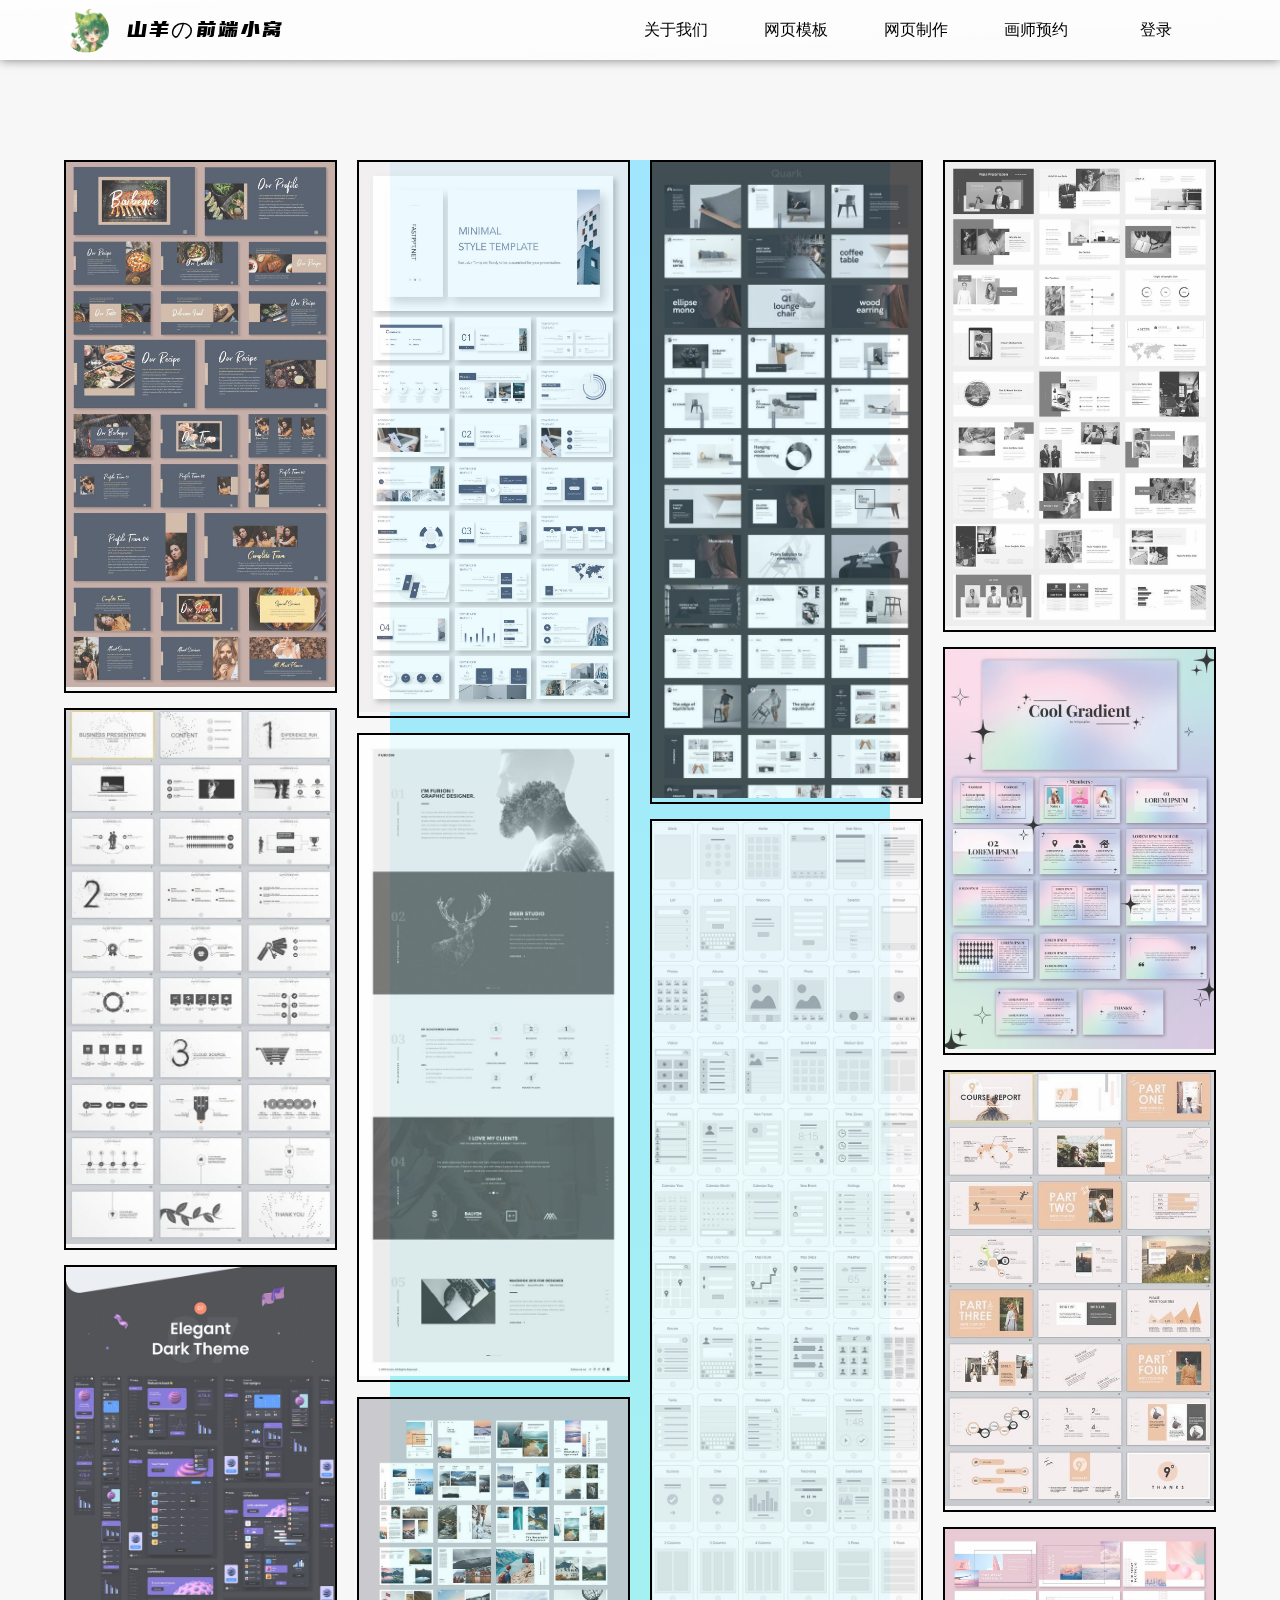
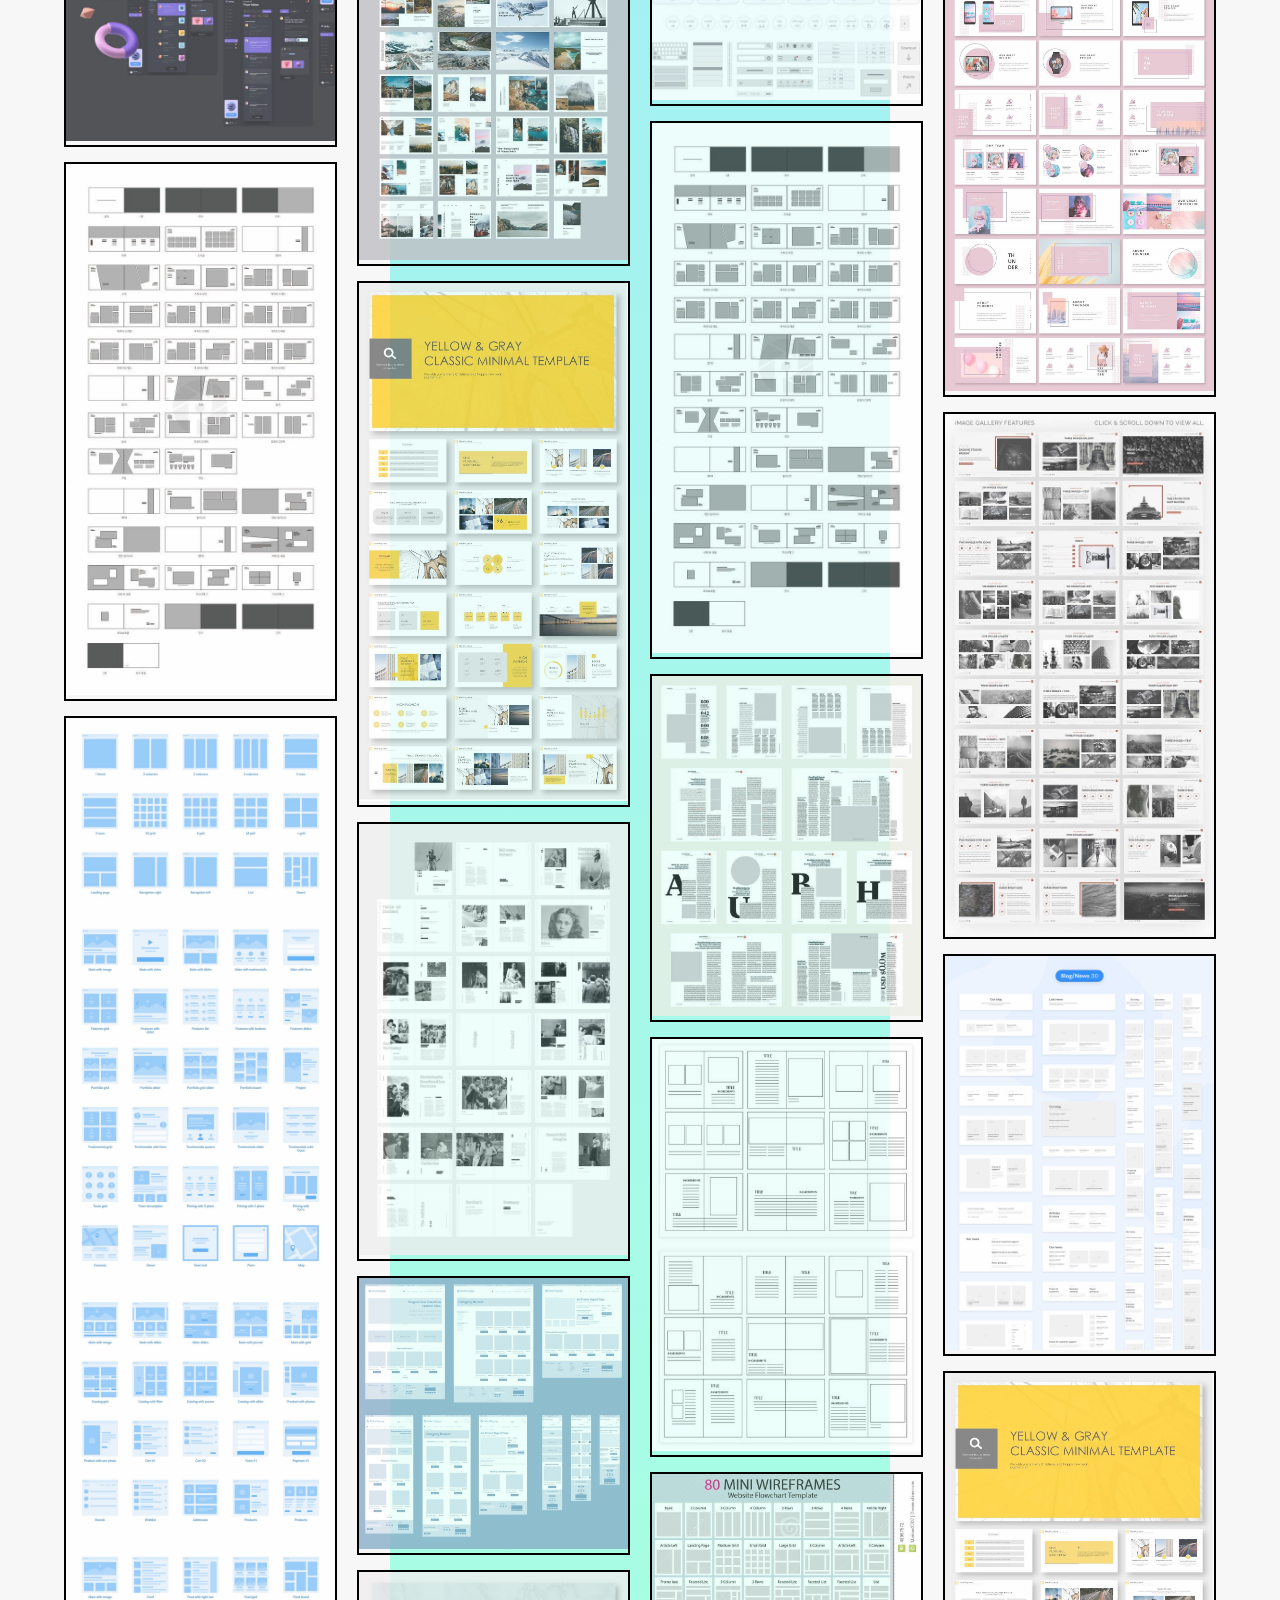
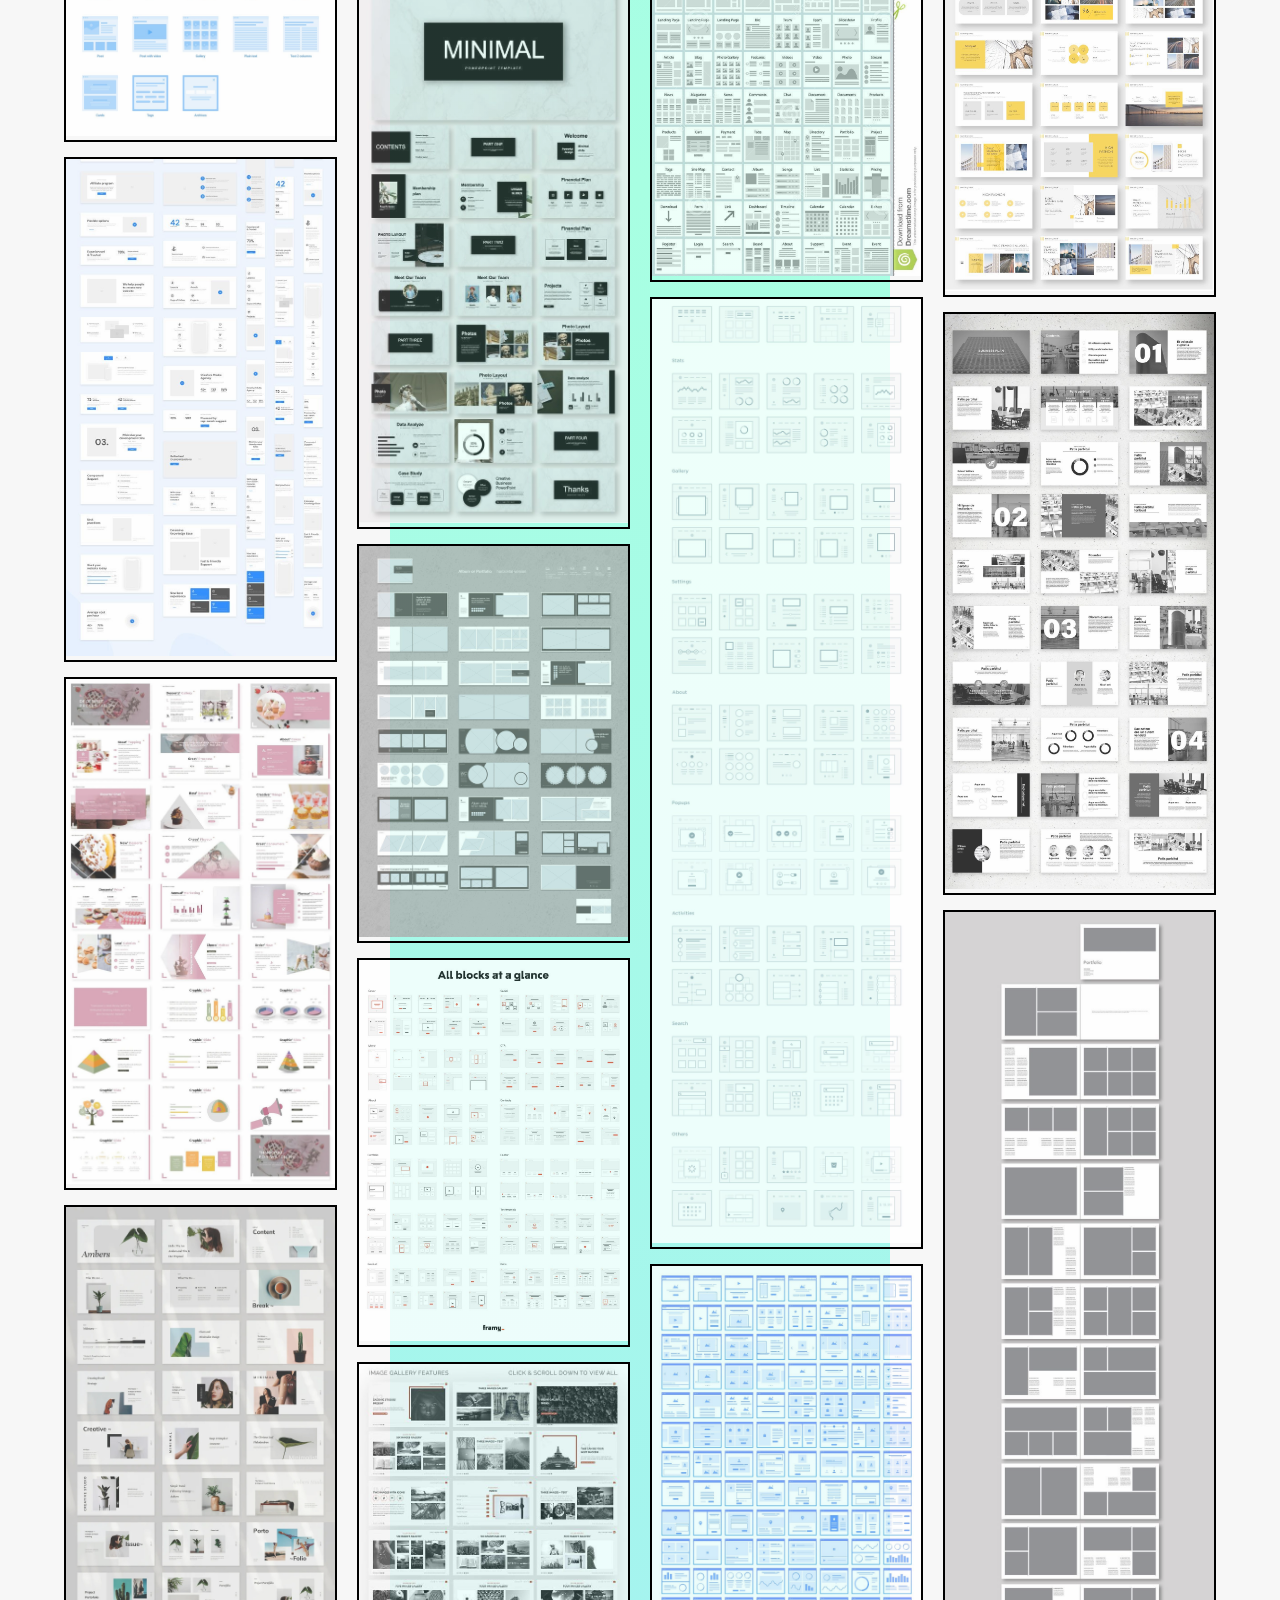
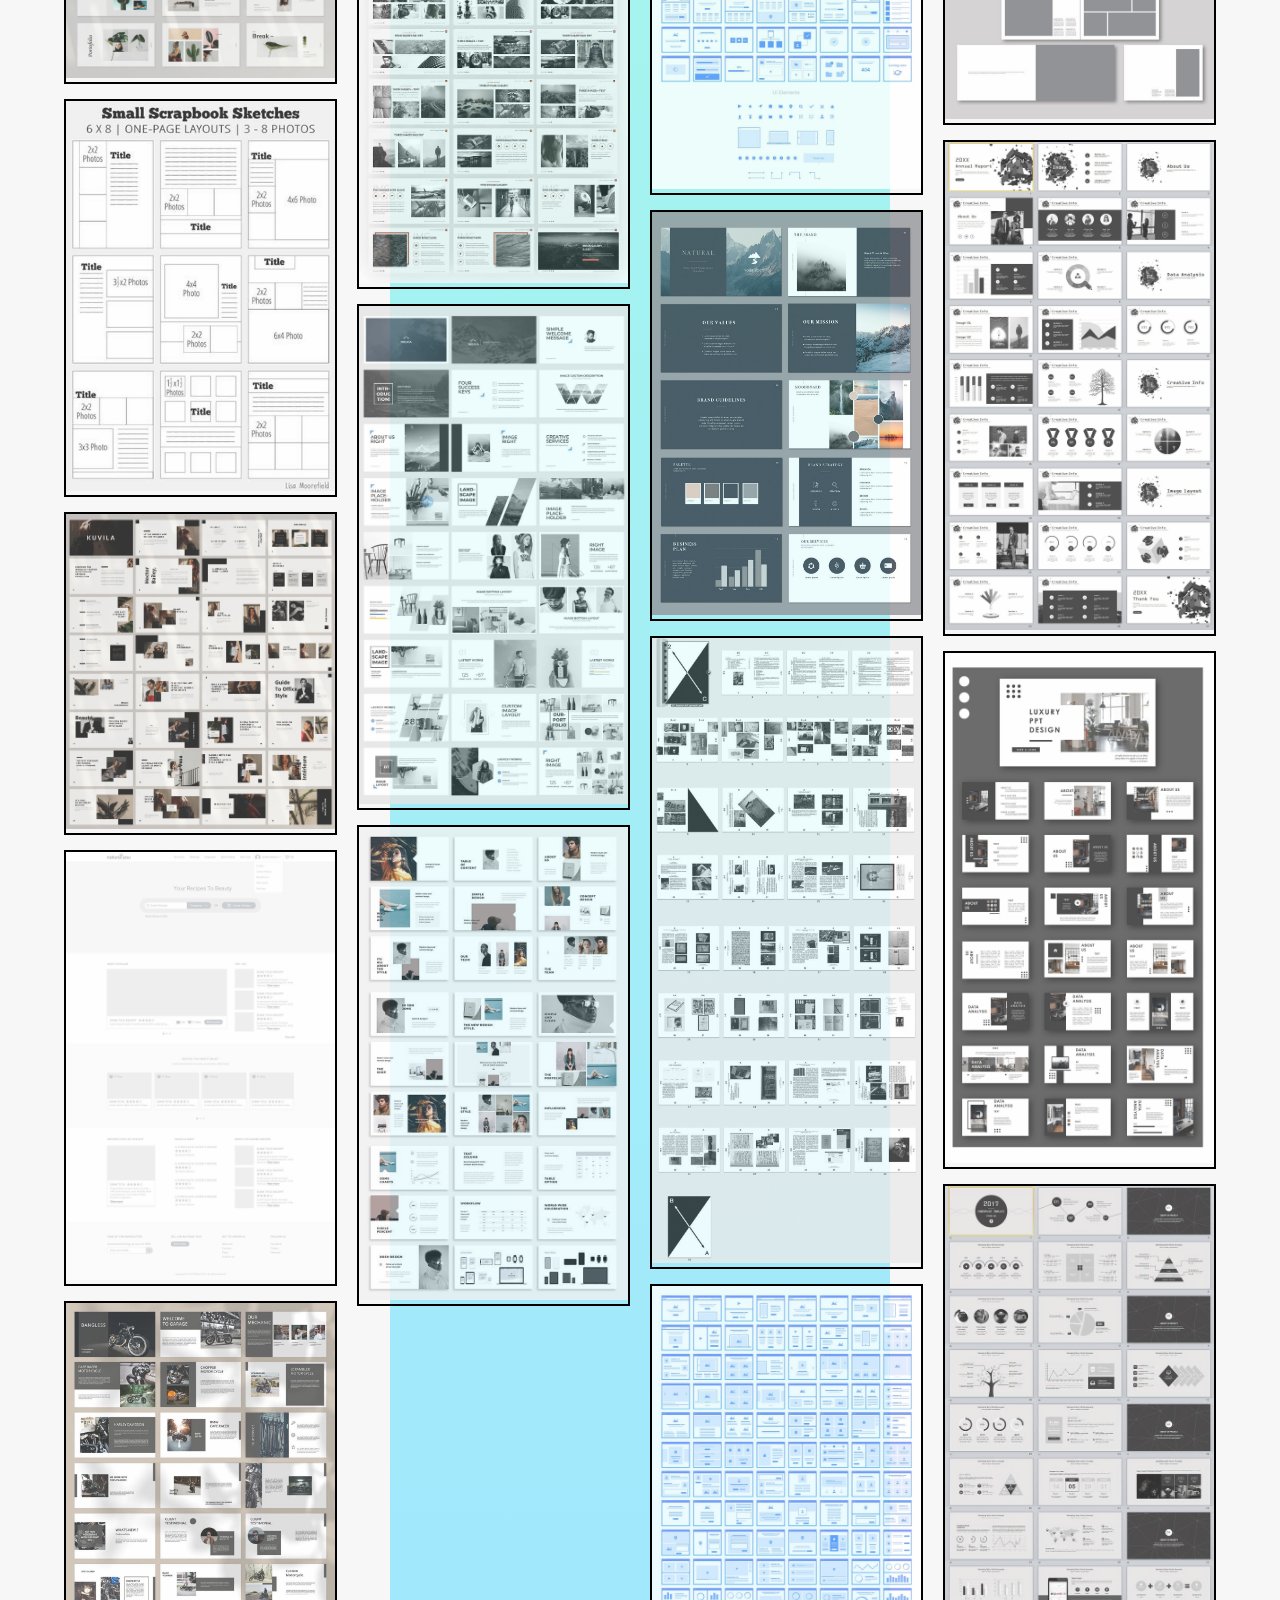
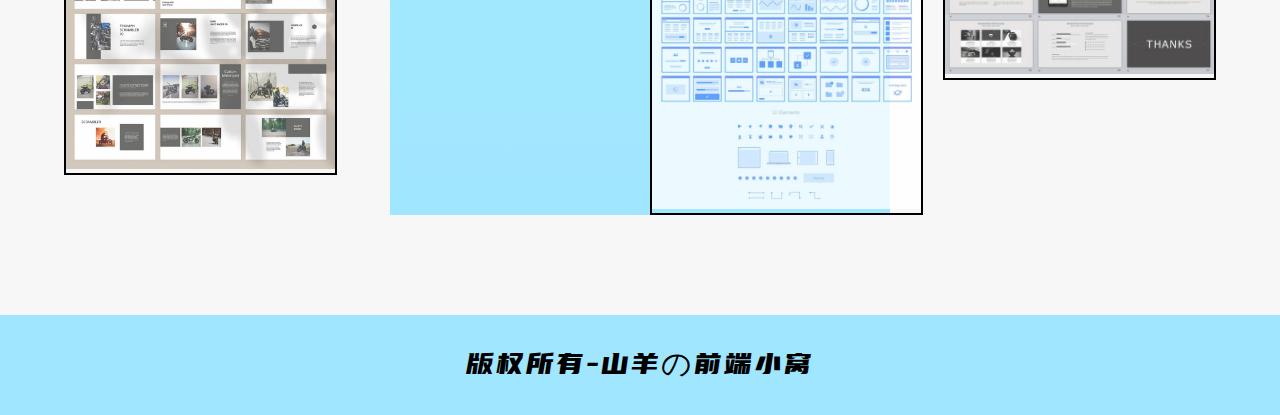
<file: Gallery.html>
<!DOCTYPE html>
<html lang="en">

<head>
    <meta charset="UTF-8">
    <meta http-equiv="X-UA-Compatible" content="IE=edge">
    <meta name="viewport" content="width=device-width, initial-scale=1.0">
    <title>网页模板</title>
    <link rel="stylesheet" href="./css/nav.css">
    <link rel="stylesheet" href="./css/all.css">
    <style>
        body .shell-main-nav ul .nav-box {
            left: 120px;
        }

        body .shell-main {
            margin-bottom: 0;
        }
        body .shell-main-nav{
            margin-bottom: 0;
        }
        .images {
            width: 90%;
            column-count: 4;
            column-gap: 20px;
            margin-top: 100px;
            position: relative;
        }
        .images::before{
            content: '';
            position: absolute;
            left: 50%;
            transform: translate(-50%);
            height: 100%;
            width: 500px;
            background-image: linear-gradient(to bottom, #a1e6ff, #a8ffe2, #a1e6ff);
            z-index: -9;
        }
        .images div {
            margin-bottom: 15px;
            overflow: hidden;
            border: #000 solid 2px;
        }

        .images img {
            width: 100%;
            transition: .3s;
            opacity: 0.8;
        }

        .images img:hover {
            transform: scale(1.1);
            opacity: 1;
        }

        @media (max-width:1200px) {
            .images {
                column-count: 4;
            }
        }

        @media (max-width:850px) {
            .images {
                column-count: 3;
            }
        }

        @media (max-width:600px) {
            .images {
                column-count: 2;
            }
        }

        .image {
            width: 100vw;
            height: 100vh;
            position: sticky;
            z-index: 999;
            background-color: rgba(0, 0, 0, 0.4);
            justify-content: center;
            align-items: center;
            top: 0;
            display: none;
        }

        .image img {
            height: 90%;
        }
    </style>
</head>

<body>
    <div class="shell">
        <div class="shell-main">
            <div class="shell-main-nav">
                <div class="logo">
                    <img src="./image/logo.jpg" alt="">
                    <span>山羊の前端小窝</span>
                </div>
                <ul>
                    <li><a href="./index.html">关于我们</a></li>
                    <li><a href="./Template.html">网页模板</a></li>
                    <li><a href="./make.html">网页制作</a></li>
                    <li><a href="./painter.html">画师预约</a></li>
                    <li><a href="./Login.html">登录</a></li>
                    <div class="nav-box"></div>
                </ul>
            </div>
        </div>
        <div class="image">

        </div>
        <div class="images">
        </div>
        <div class="shell-main-footer">
            <span>版权所有-山羊の前端小窝</span>
        </div>
        
    </div>
    
    <script>
        let images = document.querySelector('.images')
        let image = document.querySelector('.image')
        for (let i = 1; i < 48; i++) {
            var lis = document.createElement('div')
            lis.innerHTML = `<img class="img" src='./image/img/img (` + i + `).png'>`
            images.appendChild(lis)
        }
        let img = document.querySelectorAll('.img')
        for (let i = 0; i < img.length; i++) {
            img[i].addEventListener("click", () => {
                image.style.display = "flex"
                let index = i + 1
                image.innerHTML = "<img src='./image/img/img (" + index + ").png'>"
                document.body.style.overflow = 'hidden'; //禁止页面滑动
            })
        }
        image.addEventListener('click', () => {
            image.style.display = "none"
            document.body.style.overflow = 'auto'; //出现滚动条
        })

    </script>
</body>

</html>
</file>
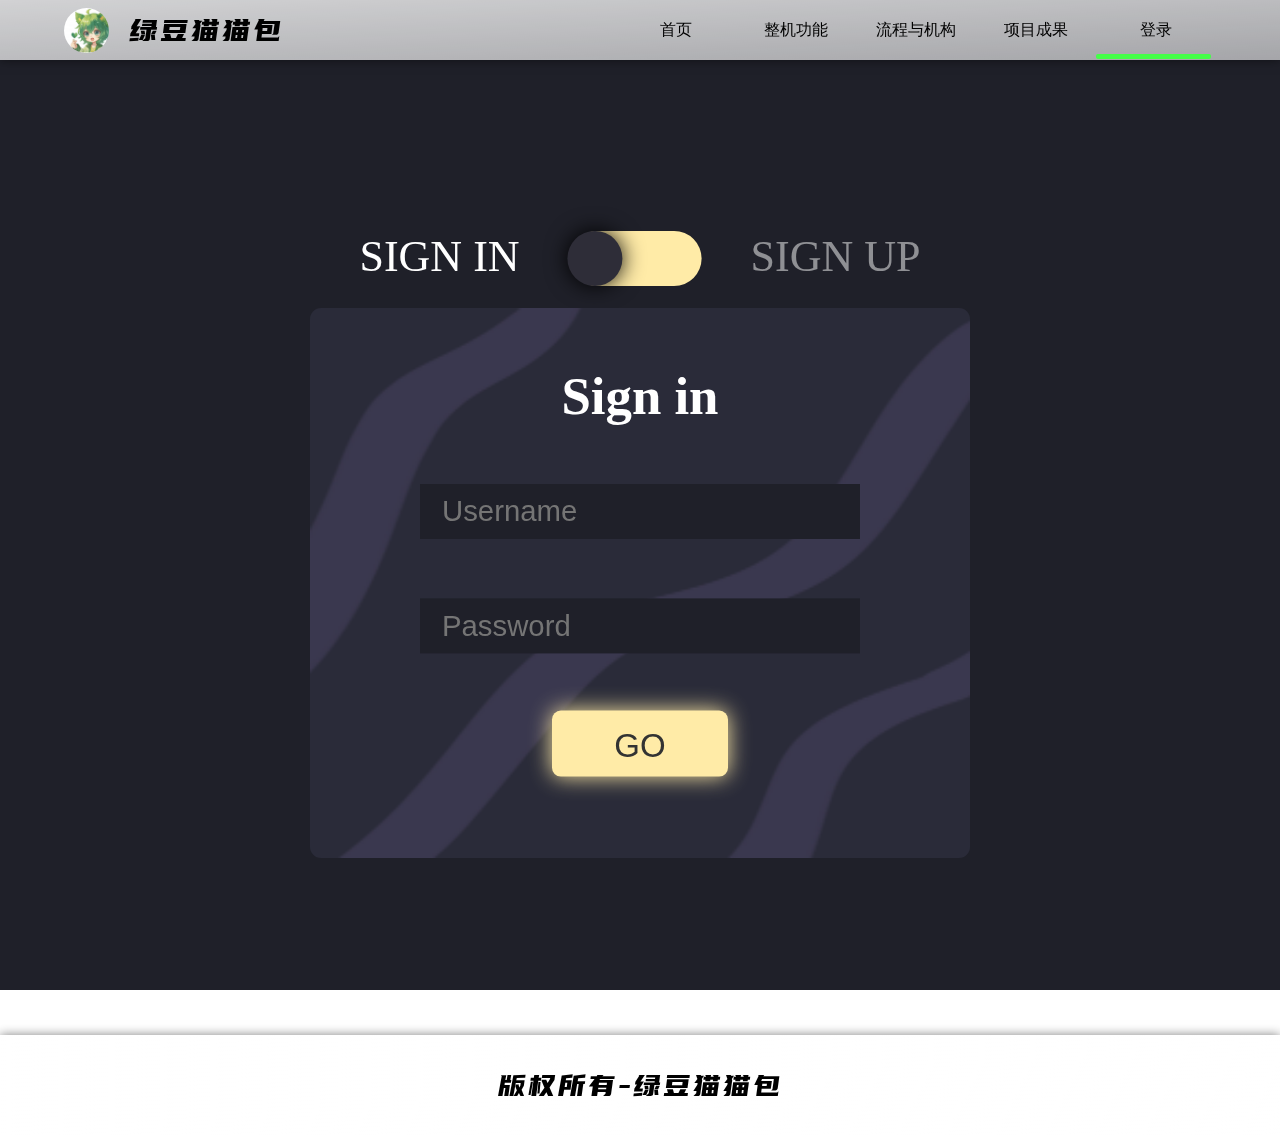
<file: Login.html>
<!DOCTYPE html>
<html lang="en">

<head>
    <meta charset="UTF-8">
    <meta http-equiv="X-UA-Compatible" content="IE=edge">
    <meta name="viewport" content="width=device-width, initial-scale=1.0">
    <title>登录</title>
    <link rel="stylesheet" href="./css/nav.css">
    <style>
        @charset "UTF-8";

        @font-face {
            font-family: 'font';
            src: url("./font/优设标题黑_猫啃网.ttf");
        }


        :root {
            --bgColor: white;
            --inputColor: black;
            --outlineColor: rgb(141, 228, 41);
        }


        * {
            padding: 0;
            margin: 0;
            outline: none;
            border: none;
            text-decoration: none;
            list-style: none;
            box-sizing: border-box;
        }


        body .shell-main-nav ul .nav-box {
            left: 480px;
            background-color: #44ff47;
        }


        body .shell-main-nav .logo span {
            font: 44 31px 'font';
            letter-spacing: 2px;
        }

        body {
            background: var(--bgColor);
            height: 110vh;
            width: 100vw;
            overflow-x: hidden;
            display: flex;
            justify-content: center;
        }

        .shell {
            width: 100%;
            position: relative;
            height: 110vh;
            display: flex;
            flex-direction: column;
            align-items: center;
            background-color: rgb(31, 32, 41);
            perspective: 1000px;
            /* 给最外层加上一个透视，否则接下去的翻转会没有3d的效果 */
        }

        body .shell-main-footer {
            width: 100%;
            position: relative;
            top: 378px;
            height: 100px;
            display: flex;
            justify-content: center;
            letter-spacing: 2px;
            align-items: center;
            text-align: center;
            font: 100 30px 'font';
            background: linear-gradient(to right bottom, rgba(255, 255, 255, 0.8), rgba(255, 255, 255, 0.7), rgba(255, 255, 255, 0.6));
            box-shadow: 0 0 10px rgba(0, 0, 0, 0.5);
            backdrop-filter: blur(13px);
        }

        .Login {
            transform: scale(2.2);
            /* 将 void 区域放大 1.5 倍 */
            transform-origin: center;
            /* 保持缩放从中心开始 */
        }





        .top {
            width: 300px;
            display: flex;
            cursor: pointer;
            justify-content: space-evenly;
            margin-top: 50px;
            margin-bottom: 10px;
        }

        .off,
        .on {
            color: #fff;
            transition: .5s;
            font: 300 20px '';
        }

        .on {
            opacity: .5;
        }

        .button {
            width: 60px;
            height: 25px;
            background-color: rgb(255, 235, 167);
            border-radius: 20px;
            position: relative;
        }

        .ball {
            position: absolute;
            width: 25px;
            height: 25px;
            background-color: rgb(46, 45, 56);
            border-radius: 50%;
            transition: .5s;
            box-shadow: 0 0 10px #000;
            left: 0;
            transform: translate(-1px);
        }

        .bottom {
            width: 300px;
            height: 250px;
            background-image: url(./background.png);
            transform-style: preserve-3d;
            /* 使元素呈现出3D效果 */
            position: relative;
            transition: .7s;
            border-radius: 5px;
        }

        .bottom>div {
            width: 100%;
            height: 100%;
            display: flex;
            flex-direction: column;
            align-items: center;
            justify-content: space-evenly;
        }

        .bottom>div h2 {
            color: white;
        }

        .bottom>div input {
            width: 200px;
            height: 25px;
            padding: 0 10px;
            background-color: rgb(31, 32, 41);
            color: #fff;
        }

        .bottom>div button {
            width: 80px;
            height: 30px;
            color: #333;
            font-size: 15px;
            background-color: rgb(255, 235, 167);
            border-radius: 4px;
            transition: .3s;
            margin-bottom: 10px;
            cursor: pointer;
            box-shadow: 0 0 10px rgb(255, 235, 167);
        }

        .bottom>div button:hover {}

        .signIn {
            transform: translateZ(70px);
            /* 在这里我们将卡片里面内容和卡片有一个距离，这样子会更有立体感 */
        }

        .signUp {
            position: absolute;
            top: 0;
            transform: translateZ(-70px) rotateY(180deg);
            /* 我们给反面加上距离的时候，前往不要忘记给反面的内容也翻转一下，否则就会出现这种卡片转过来了，里面的内容也反了 */
        }
    </style>
</head>

<body>
    <div class="shell">
        <div class="shell-main">
            <div class="shell-main-nav">
                <div class="logo">
                    <img src="./image/logo.jpg" alt="">
                    <span>绿豆猫猫包</span>
                </div>
                <ul>
                    <li><a href="./index.html">首页</a></li>
                    <li><a href="./Functions.html">整机功能</a></li>
                    <li><a href="./Workflow.html">流程与机构</a></li>
                    <li><a href="./Achievements.html">项目成果</a></li>
                    <li><a href="./Login.html">登录</a></li>
                    <div class="nav-box"></div>
                </ul>
            </div>
        </div>
        <div class="Login">
            <div class="top">
                <span class="off">SIGN IN</span>
                <div class="button">
                    <div class="ball"></div>
                </div>
                <span class="on">SIGN UP</span>
            </div>

            <div class="bottom">
                <div class="signIn">
                    <h2>Sign in</h2>
                    <input type="text" placeholder="Username">
                    <input type="text" placeholder="Password">
                    <button>GO</button>
                </div>
                <div class="signUp">
                    <h2>Sign up</h2>
                    <input type="text" placeholder="Username">
                    <input type="text" placeholder="Password">
                    <input type="text" placeholder="Confirm password">
                    <button>GO</button>
                </div>
            </div>
        </div>
        <div class="shell-main-footer">
            <span>版权所有-绿豆猫猫包</span>
        </div>
    </div>
    <script>
        let button = document.querySelector('.button')
        let ball = document.querySelector('.ball')
        let bottom = document.querySelector('.bottom')
        let off = document.querySelector('.off')
        let on = document.querySelector('.on')
        let index = 0
        button.addEventListener('click', () => {
            if (index == 0) {
                index = 1
                ball.style.left = 61 + '%'
                on.style.opacity = 1
                off.style.opacity = .5
                bottom.style.transform = "rotateY(180deg)"
            } else {
                index = 0
                ball.style.left = 0
                on.style.opacity = .5
                off.style.opacity = 1
                bottom.style.transform = "rotateY(0deg)"
            }
        })
        // 每当点击按钮的时候，index的值就会发生变化，如果index为0的话，那么点击的时候index变为1，反之变为0
        // 当index的值为0时，按钮里的球划到右边，并且将右边字的透明度变为1，下面的登录卡旋转180度，为注册
        // 当index的值为1时，按钮里的球划到左边，并且将右边字的透明度变为0.5，下面的登录卡旋转回0度，为登录
    </script>
</body>

</html>
</file>
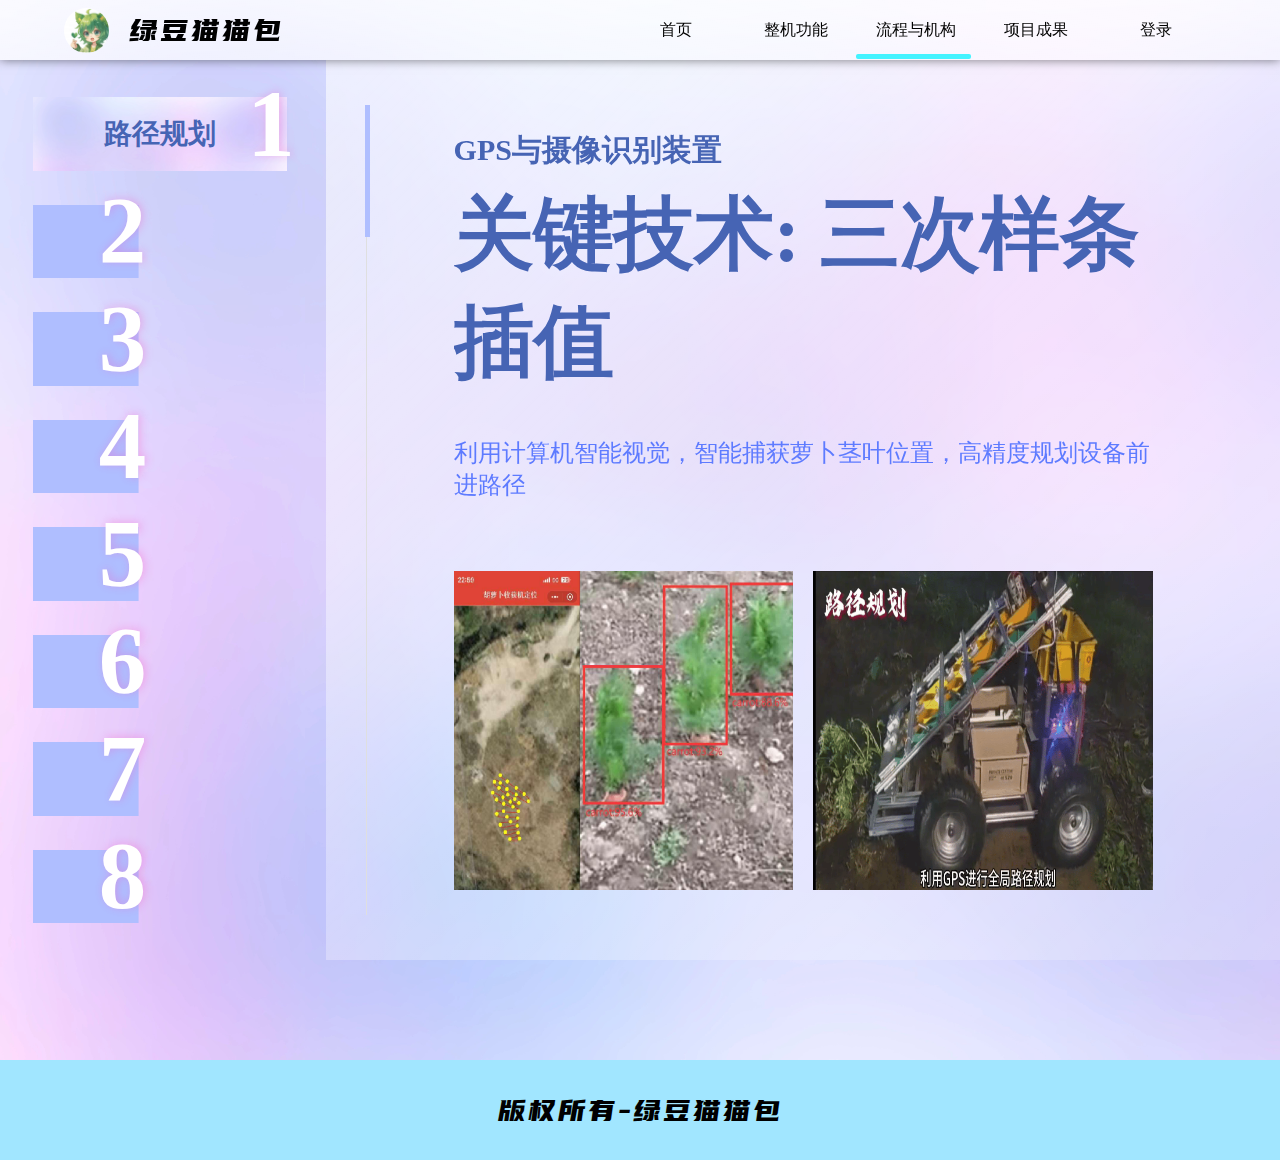
<file: Workflow.html>
<!DOCTYPE html>
<html lang="en">

<head>
  <meta charset="UTF-8">
  <meta name="viewport" content="width=device-width, initial-scale=1.0">
  <link rel="stylesheet" href="./css/all.css">
  <title>流程与机构</title>
  <style>
    * {
      box-sizing: border-box;
      margin: 0;
      padding: 0;
      list-style: none;
      outline: none;
      text-decoration: none;
    }

    body {
      display: flex;
      justify-content: center;
      align-items: center;
      background-image: url(./img/bg.jpg);
      background-size: cover;
      overflow-x: hidden;
    }

    body .shell-main {
      width: 100%;
      height: auto;
      position: relative;
      transition: .2s;
      display: flex;
      flex-direction: column;
      align-items: center;
      margin-bottom: 100px;
    }

    body .shell-main-nav {
      width: 100%;
      height: 60px;
      position: sticky;
      z-index: 999;
      top: 0;
      box-shadow: 0 0 10px rgba(0, 0, 0, 0.5);
      margin-bottom: 18vh;
      background: linear-gradient(to right bottom, rgba(255, 255, 255, 0.8), rgba(255, 255, 255, 0.7), rgba(255, 255, 255, 0.6));
      backdrop-filter: blur(13px);
    }

    body .shell-main-nav .logo {
      width: 220px;
      height: 100%;
      position: absolute;
      left: 5%;
      justify-content: space-between;
      display: flex;
      align-items: center;
    }

    body .shell-main-nav .logo img {
      width: 45px;
      height: 45px;
      border-radius: 50%;
    }

    body .shell-main-nav .logo span {
      font: 44 31px 'font';
      letter-spacing: 2px;
    }

    body .shell-main-nav ul {
      width: 600px;
      height: 100%;
      display: flex;
      justify-content: space-evenly;
      align-items: center;
      position: absolute;
      right: 5%;
    }

    body .shell-main-nav ul .nav-box {
      position: absolute;
      bottom: 1px;
      width: 115px;
      height: 5px;
      border-radius: 2px;
      background-color: #44f3ff;
      z-index: -999;
      transition: .5s;
    }

    body .shell-main-nav ul li {
      width: 150px;
      text-align: center;
    }

    body .shell-main-nav ul li a {
      color: #000;
      display: block;
      width: 100%;
      height: 100%;
      line-height: 60px;
      text-align: center;
    }

    body .shell-main-nav ul li:nth-child(1):hover~.nav-box {
      left: 0px;
    }

    body .shell-main-nav ul li:nth-child(2):hover~.nav-box {
      left: 120px;
      background-color: red;
    }

    body .shell-main-nav ul li:nth-child(3):hover~.nav-box {
      left: 240px;
      background-color: #8da1f8;
    }

    body .shell-main-nav ul li:nth-child(4):hover~.nav-box {
      left: 360px;
      background-color: #ffb1b1;
    }

    body .shell-main-nav ul li:nth-child(5):hover~.nav-box {
      left: 480px;
      background-color: #7df88e;
    }


    /* media */
    @media (max-width:768px) {
      body .shell-main-nav ul {
        transform: scale(.7);
        right: -60px;
        top: 2px;
      }
    }

    @media (max-width:600px) {
      body .shell-main-nav .logo {
        display: none;
      }

      body .shell-main-nav ul {
        transform: scale(.6);
        right: -130px;
      }
    }

    body .shell-main-nav ul .nav-box {
      left: 240px;
    }

    body .shell-main {
      margin-bottom: 0;
    }

    body .shell-main-nav {
      margin-bottom: 0;
    }

    #main {
      height: 100vh;
      width: 100vw;
      display: flex;
      justify-content: center;
      align-items: center;
    }

    #click-section {
      width: 35%;
      height: 100%;
      padding: 20px 0;
      position: relative;
    }

    #drawerboxes {
      margin-left: 10%;
      width: 100%;
      height: 100%;
      position: relative;
      overflow: hidden;
      display: flex;
      flex-direction: column;
      justify-content: space-around;
      /* 调整为均匀分布，增加间距 */
    }

    .drawerbox {
      height: calc(110% / 10);
      /* 缩小按钮高度 */
      width: 65%;
      /* 缩小按钮宽度 */
      margin: 17px 0;
      /* 增加按钮间距 */
      position: relative;
      z-index: 100;
      transform: translateX(-70%);
      transition: transform .5s ease-in-out;
    }

    .drawerbox.active {
      transform: translateX(0);
    }

    .drawer-btn {
      width: 120%;
      height: 100%;
      font: 800 28px '';
      /* 缩小字体 */
      background-color: rgb(175, 190, 255);
      border: none;
      transition: background-color .5s ease-in-out;
      color: #ffffff00;
    }

    .drawer-btn.active {
      background-image: url(./img/bg.jpg);
      background-size: cover;
      color: rgb(70, 100, 180);
    }

    .drawer-btn:hover {
      cursor: pointer;
    }

    .drawer-head {
      position: absolute;
      color: rgb(255, 255, 255);
      font-size: 95px;
      /* 缩小数字字体 */
      font-weight: 700;
      right: -50px;
      /* 调整位置 */
      top: calc(50% - 65px);
      /* 调整垂直对齐 */
      text-shadow: 2px -1px 8px rgba(250, 80, 193, 0.323);
    }

    #slide-section {
      position: relative;
      height: 100%;
      width: 100%;
      display: flex;
      justify-content: center;
      padding: 0 40px;
      background: linear-gradient(to right bottom,
          rgba(255, 255, 255, .6),
          rgba(255, 255, 255, .3),
          rgba(255, 255, 255, .2));
      backdrop-filter: blur(11px);
    }

    #slide-bar {
      position: absolute;
      top: 5%;
      left: 40px;
      height: 90%;
      width: 1px;
      background-color: rgb(223, 223, 223);
    }

    #bar {
      position: absolute;
      height: 16.3%;
      width: 5px;
      top: 0;
      left: -1.2px;
      background-color: rgb(175, 190, 255);
      transition: transform .5s ease-in-out;
    }

    #card-section {
      height: 100%;
      width: 80%;
      overflow: hidden;
    }

    .card {
      display: flex;
      flex-direction: column;
      height: 100%;
      width: 100%;
      padding: 10% 0;
      color: white;
      font-size: 30px;
      transition: transform .5s ease-in-out;
    }

    .card-small-title {
      font-size: 30px;
      font-weight: 600;
      padding-bottom: min(5%, 10px);
      color: rgb(70, 100, 180);
    }

    .card-title {
      font-size: 80px;
      font-weight: 700;
      padding-bottom: min(20%, 40px);
      color: rgb(70, 100, 180);
    }

    .card-content {
      font-size: 24px;
      font-weight: 400;
      color: rgb(94, 123, 255);
      margin-bottom: 60px;
    }

    .card-img {
      width: 100%;
      height: 100%;
      overflow: hidden;
      display: flex;
      justify-content: center;
    }

    .card-img img {
      width: 50%;
      height: 100%;
      margin: 10px;
      background-size: cover;
    }


    body .shell-main-footer {
      width: 100%;
      position: relative;
      height: 100px;
      transform: translateY(100px);
      display: flex;
      justify-content: center;
      letter-spacing: 2px;
      align-items: center;
      text-align: center;
      font: 100 30px 'font';
      background-color: #a1e6ff;
    }
  </style>
</head>

<body>
  <div class="shell-main">
    <div class="shell-main-nav">
      <div class="logo">
        <img src="./image/logo.jpg" alt="">
        <span>绿豆猫猫包</span>
      </div>
      <ul>
        <li><a href="./index.html">首页</a></li>
        <li><a href="./Functions.html">整机功能</a></li>
        <li><a href="./Workflow.html">流程与机构</a></li>
        <li><a href="./Achievements.html">项目成果</a></li>
        <li><a href="./Login.html">登录</a></li>
        <div class="nav-box"></div>
      </ul>
    </div>
    <div id="main">
      <div id="click-section">
        <div id="drawerboxes">
          <div class="drawerbox active">
            <button class="drawer-btn active" onclick="slideTo(1)">路径规划<span class="drawer-head">1</span></button>
          </div>
          <div class="drawerbox">
            <button class="drawer-btn" onclick="slideTo(2)">扶缨<span class="drawer-head">2</span></button>
          </div>
          <div class="drawerbox">
            <button class="drawer-btn" onclick="slideTo(3)">夹持运输<span class="drawer-head">3</span></button>
          </div>
          <div class="drawerbox">
            <button class="drawer-btn" onclick="slideTo(4)">皮带压紧装置<span class="drawer-head">4</span></button>
          </div>
          <!-- 新增按钮 -->
          <div class="drawerbox">
            <button class="drawer-btn" onclick="slideTo(5)">夹持角度调节<span class="drawer-head">5</span></button>
          </div>
          <div class="drawerbox">
            <button class="drawer-btn" onclick="slideTo(6)">旋转切割刀片<span class="drawer-head">6</span></button>
          </div>
          <div class="drawerbox">
            <button class="drawer-btn" onclick="slideTo(7)">自动打包<span class="drawer-head">7</span></button>
          </div>
          <div class="drawerbox">
            <button class="drawer-btn" onclick="slideTo(8)">茎叶收集<span class="drawer-head">8</span></button>
          </div>

        </div>
      </div>
      <div id="slide-section">
        <div id="slide-bar">
          <div id="bar"></div>
        </div>
        <div id="card-section">
          <div id="card1" class="card">
            <div class="card-small-title">GPS与摄像识别装置 </div>
            <div class="card-title">关键技术: 三次样条插值</div>
            <div class="card-content">利用计算机智能视觉，智能捕获萝卜茎叶位置，高精度规划设备前进路径
            </div>
            <div class="card-img">
              <img src="./img2/01.png" alt="">
              <img src="./img2/02.png" alt="">
            </div>
          </div>
          <div id="card2" class="card">
            <div class="card-small-title">扶缨器 </div>
            <div class="card-title"> 3D打印技术 </div>
            <div class="card-content"> 扶缨器旋转，使茎叶从倒伏状态转变为直立状态。步进电机可根据实际精确调整，确保拢缨效果最佳化。
            </div>
            <div class="card-img">
              <img src="./img2/03.png" alt="">
              <img src="./img2/04.png" alt="">
            </div>
          </div>
          <div id="card3" class="card">
            <div class="card-small-title">夹持、运输 </div>
            <div class="card-title">皮带压紧装置 </div>
            <div class="card-content">为拔取胡萝卜提供充足摩擦力，弹簧链接板两端分别连接动轮与定轮，
              将弹簧弹力进行转化，定轮为皮带提供支撑力。
            </div>
            <div class="card-img" >
              <img src="./img2/05.png" alt="">
              <img src="./img2/06.png" alt="">
            </div>
          </div>
          <div id="card4" class="card">
            <div class="card-small-title">夹持、运输 </div>
            <div class="card-title">皮带压紧装置示意</div>
            <div class="card-content">其张紧力度可调,动轮和定轮相互作用,保持皮带的张紧,实现萝卜的夹持与运输。

            </div>
            <div class="card-img">
              <img src="./img2/07.png" alt="">
              <img src="./img2/08.png" alt="">
            </div>
          </div>
          <!-- 新增卡片 -->
          <div id="card5" class="card">
            <div class="card-small-title">夹持、运输</div>
            <div class="card-title">夹持角度调节装置</div>
            <div class="card-content">夹持角度可调，可适应多种类萝一成果长度，以及种植高度
            </div>
            <div class="card-img">
              <img src="./img2/09.png" alt="">
              <img src="./img2/010.png" alt="">
            </div>
          </div>
          <div id="card6" class="card">
            <div class="card-small-title">切割 </div>
            <div class="card-title">旋转切割刀片 </div>
            <div class="card-content">待萝卜传送至切割电机处，实现萝卜茎叶分离，萝卜受自身重力掉落至萝卜 收集盒内。
              <div class="card-img">
                <img src="./img2/011.png" alt="">
                <img src="./img2/012.png" alt="">
              </div>
            </div>
          </div>
          <div id="card7" class="card">
            <div class="card-small-title">自动打包</div>
            <div class="card-title">自动化打包一体盒</div>
            <div class="card-content">盒子侧面附着PI加热膜,步进电机自动前进,将打包袋封口,侧面锯齿步进电机前进,将打包带
              分开,实现自动化。加热膜外部添加隔热层与704图层,具有防水隔热性能,延长设备使用寿命。
            </div>
            <div class="card-img">
              <img src="./img2/013.png" alt="">
              <img src="./img2/014.png" alt="">
            </div>
          </div>
          <div id="card8" class="card">
            <div class="card-small-title">茎叶收集</div>
            <div class="card-title">茎叶尾端收集
            </div>
            <div class="card-content">茎叶将持续上输,于末端落入茎叶收集盒,最终实现萝卜自动化收集。
            </div>
            <div class="card-img">
              <img src="./img2/015.png" alt="">
              <img src="./img2/016.png" alt="">
            </div>
          </div>
        </div>
      </div>
    </div>
    <div class="shell-main-footer">
      <span>版权所有-绿豆猫猫包</span>
    </div>
  </div>
  <script>
    // 定义变量 
    let chosenSlideNumber = 1; // 当前选择的幻灯片编号 
    let offset = 0; // 幻灯片偏移量 
    let barOffset = 0; // 导航条偏移量 
    let intervalID; // 定时器 ID 
    // 启动幻灯片轮播 
    startSlide();
    // 获取所有抽屉按钮，并为每个按钮添加点击事件监听器 
    const drawerBtns = Array.from(document.querySelectorAll(".drawer-btn"));
    drawerBtns.forEach(btn => {
      btn.addEventListener("click", () => {
        clearInterval(intervalID); // 清除定时器 
        startSlide(); // 重新启动幻灯片轮播 
      })
    })
    // 获取幻灯片区域 
    const slideSection = document.querySelector("#slide-section");
    // 鼠标移入幻灯片区域时清除定时器 
    slideSection.addEventListener("mouseenter", () => {
      clearInterval(intervalID);
    })
    // 鼠标移出幻灯片区域时重新启动幻灯片轮播 
    slideSection.addEventListener("mouseleave", () => {
      startSlide();
    })
    // 切换到指定编号的幻灯片 
    function slideTo(slideNumber) {
      drawerboxToggle(slideNumber); // 切换抽屉面板状态 
      drawerbtnToggle(slideNumber); // 切换抽屉按钮状态 
      // 更新偏移量 
      let previousSlideNumber = chosenSlideNumber;
      chosenSlideNumber = slideNumber;
      offset += (chosenSlideNumber - previousSlideNumber) * (-100); // 计算幻灯片偏移量 
      barOffset += (chosenSlideNumber - previousSlideNumber) * (100); // 计算导航条偏移量 
      barSlide(barOffset); // 移动导航条 
      // 获取所有幻灯片，为每个幻灯片设置偏移量 
      const slides = document.querySelectorAll(".card");
      Array.from(slides).forEach(slide => {
        slide.style.transform = `translateY(${offset}%)`;
      })
    }
    // 切换抽屉面板状态 
    function drawerboxToggle(drawerboxNumber) {
      let prevDrawerboxNumber = chosenSlideNumber;
      const drawerboxes = document.querySelectorAll(".drawerbox");
      drawerboxes[prevDrawerboxNumber - 1].classList.toggle("active"); // 切换前一个抽屉面板的状态 
      drawerboxes[drawerboxNumber - 1].classList.toggle("active"); // 切换当前抽屉面板的状态 
    }
    // 切换抽屉按钮状态 
    function drawerbtnToggle(drawerBtnNumber) {
      let prevDrawerBtnNumber = chosenSlideNumber;
      const drawerBtns = document.querySelectorAll(".drawer-btn");
      drawerBtns[prevDrawerBtnNumber - 1].classList.toggle("active"); // 切换前一个抽屉按钮的状态 
      drawerBtns[drawerBtnNumber - 1].classList.toggle("active"); // 切换当前抽屉按钮的状态 
    }
    // 移动导航条 
    function barSlide(barOffset) {
      const bar = document.querySelector("#bar");
      // 直接使用 barOffset，取消不必要的 *100 运算
      bar.style.transform = `translateY(${barOffset * 0.78}%)`;
    }



    // 启动幻灯片轮播 
    function startSlide() {
      intervalID = setInterval(() => {
        slideTo(chosenSlideNumber % 8 + 1); // 每次切换到下一个幻灯片 
      }, 3000); // 每隔 3 秒自动切换幻灯片 
    }

    // 获取导航栏元素
    let navbar = document.querySelector('.shell-main-nav');
    // 初始滚动位置
    let lastScrollTop = 0;

    window.addEventListener('scroll', function () {
      // 获取当前滚动位置
      let scrollTop = window.pageYOffset || document.documentElement.scrollTop;

      // 判断滚动方向
      if (scrollTop > lastScrollTop) {
        // 向下滚动时隐藏导航栏
        navbar.style.top = '-80px'; // 可以根据实际导航栏的高度调整
      } else {
        // 向上滚动时显示导航栏
        navbar.style.top = '0';
      }

      // 更新最后的滚动位置
      lastScrollTop = scrollTop;
    });

  </script>
</body>

</html>
</file>
<file: css/nav.css>
body .shell-main {
  width: 100%;
  height: auto;
  position: relative;
  transition: .2s;
  display: flex;
  flex-direction: column;
  align-items: center;
  margin-bottom: 100px;
}

body .shell-main-nav {
  width: 100%;
  height: 60px;
  position: sticky;
  z-index: 999;
  top: 0;
  box-shadow: 0 0 10px rgba(0, 0, 0, 0.5);
  margin-bottom: 18vh;
  background: linear-gradient(to right bottom, rgba(255, 255, 255, 0.8), rgba(255, 255, 255, 0.7), rgba(255, 255, 255, 0.6));
  backdrop-filter: blur(13px);
}

body .shell-main-nav .logo {
  width: 220px;
  height: 100%;
  position: absolute;
  left: 5%;
  justify-content: space-between;
  display: flex;
  align-items: center;
}

body .shell-main-nav .logo img {
  width: 45px;
  height: 45px;
  border-radius: 50%;
}

body .shell-main-nav .logo span {
  font: 100 22px 'font';
  letter-spacing: 2px;
}

body .shell-main-nav ul {
  width: 600px;
  height: 100%;
  display: flex;
  justify-content: space-evenly;
  align-items: center;
  position: absolute;
  right: 5%;
}

body .shell-main-nav ul .nav-box {
  position: absolute;
  bottom: 1px;
  left: 0;
  width: 115px;
  height: 5px;
  border-radius: 2px;
  z-index: -999;
  transition: .5s;
}

body .shell-main-nav ul li {
  width: 150px;
  text-align: center;
}

body .shell-main-nav ul li a {
  color: #000;
  display: block;
  width: 100%;
  height: 100%;
  line-height: 60px;
  text-align: center;
}
body .shell-main-nav ul li:nth-child(1):hover~.nav-box {
  left: 0px;
}
body .shell-main-nav ul li:nth-child(2):hover~.nav-box {
  left: 120px;
  background-color: red;
}

body .shell-main-nav ul li:nth-child(3):hover~.nav-box {
  left: 240px;
  background-color: #8da1f8;
}

body .shell-main-nav ul li:nth-child(4):hover~.nav-box {
  left: 360px;
  background-color: #ffb1b1;
}

body .shell-main-nav ul li:nth-child(5):hover~.nav-box {
  left: 480px;
  background-color: #7df88e;
}
/* media */
@media (max-width:768px) {
  body .shell-main-nav ul {
      transform: scale(.7);
      right: -60px;
      top: 2px;
  }
}

@media (max-width:600px) {
  body .shell-main-nav .logo {
      display: none;
  }

  body .shell-main-nav ul {
      transform: scale(.6);
      right: -130px;
  }
}
</file>
<file: css/all.css>
@charset "UTF-8";

@font-face {
  font-family: 'font';
  src: url("../font/优设标题黑_猫啃网.ttf");
}

* {
  padding: 0;
  margin: 0;
  list-style: none;
  outline: none;
  text-decoration: none;
}

body {
  display: flex;
  justify-content: center;
  align-items: center;
  background-color: #f7f7f7;
}

body .shell {
  width: 100%;
  position: relative;
  height: auto;
  display: flex;
  flex-direction: column;
  align-items: center;
}

body .shell-main-footer {
  width: 100%;
  position: relative;
  height: 100px;
  transform: translateY(100px);
  display: flex;
  justify-content: center;
  letter-spacing: 2px;
  align-items: center;
  text-align: center;
  font: 100 30px 'font';
  background-color: #a1e6ff;
}
</file>
<file: font/iconfont.css>
@font-face {
  font-family: "iconfont"; /* Project id  */
  src: url('iconfont.ttf?t=1698599994726') format('truetype');
}

.iconfont {
  font-family: "iconfont" !important;
  font-size: 16px;
  font-style: normal;
  -webkit-font-smoothing: antialiased;
  -moz-osx-font-smoothing: grayscale;
}

.icon-backward_filled:before {
  content: "\e6e0";
}

.icon-forward_filled:before {
  content: "\e6e2";
}
</file>
